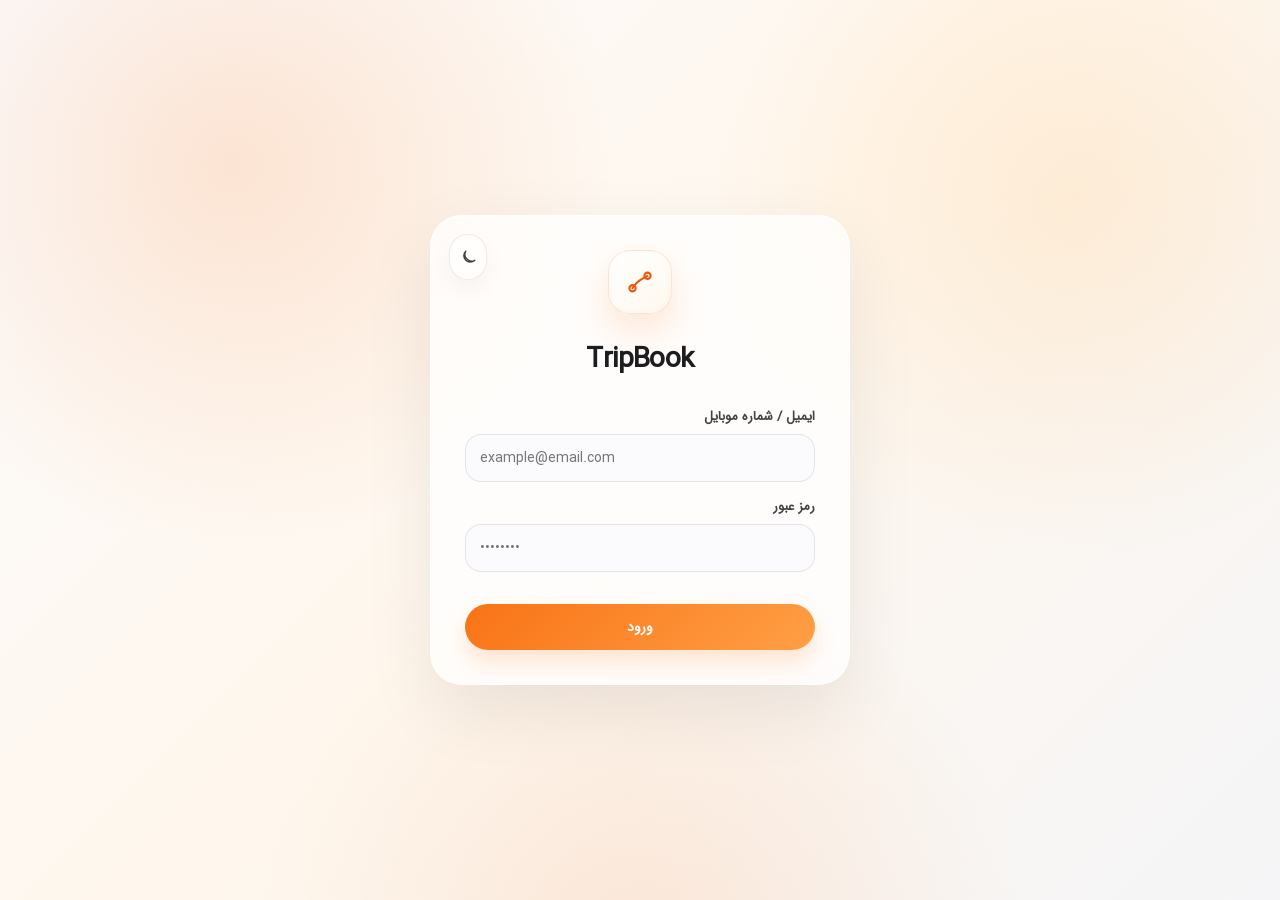
<file: index.html>
<!DOCTYPE html>
<html lang="fa" dir="rtl">
<head>
    <meta charset="UTF-8">
    <meta name="viewport" content="width=device-width, initial-scale=1.0">
    <title>TripBook</title>
    <script>
    (function () {
        var theme = localStorage.getItem("tripbook-theme") || "light";
        var html = document.documentElement;

        function applyTheme() {
            var body = document.body;

            if (theme === "dark") {
                html.classList.add("dark-mode");
                if (body) body.classList.add("dark-mode");
            } else {
                html.classList.remove("dark-mode");
                if (body) body.classList.remove("dark-mode");
            }
        }

        if (document.body) {
            applyTheme();
        } else {
            document.addEventListener("DOMContentLoaded", applyTheme);
        }
    })();
</script>
    <link rel="stylesheet" href="style.css">
</head>
<style>
    input,
select {
    text-align: left;
}
</style>
<body>
    <main class="login-page">
        <section class="login-card">
            <button type="button" class="theme-toggle" data-theme-toggle aria-label="تغییر حالت نمایش"><svg class="ui-icon" viewBox="0 0 24 24" aria-hidden="true"><path d="M20 15.5A8.5 8.5 0 0 1 8.5 4 7 7 0 1 0 20 15.5Z"/></svg></button>
            <div class="login-mark">
                <svg class="ui-icon" viewBox="0 0 24 24" aria-hidden="true">
                    <path d="M6 17c4-7 8-7 12-10"/>
                    <circle cx="6" cy="17" r="2.5"/>
                    <circle cx="18" cy="7" r="2.5"/>
                </svg>
            </div>

            <h1>TripBook</h1>

            <form id="loginForm">
                <div class="form-group">
                    <label>ایمیل / شماره موبایل</label>
                    <input type="text" placeholder="example@email.com" >
                </div>

                <div class="form-group" style="margin-top: 14px; ">
                    <label>رمز عبور</label>
                    <input type="password" placeholder="••••••••">
                </div>

                <button type="submit" class="btn">ورود</button>
            </form>
        </section>
    </main>

    <script src="script.js"></script>
</body>
</html>
</file>
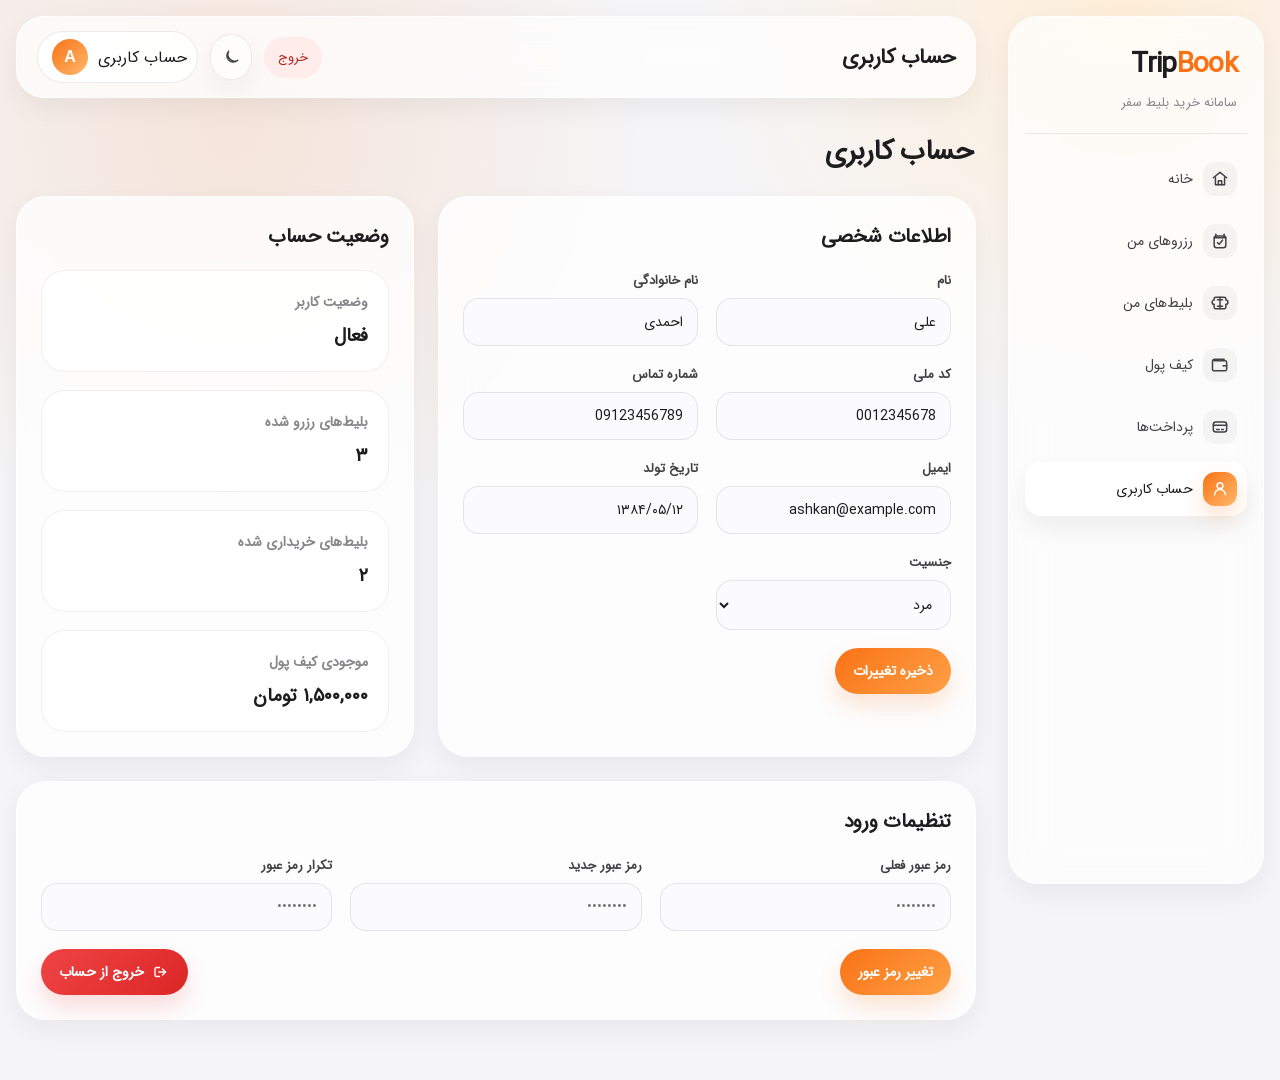
<file: account.html>
<!DOCTYPE html>
<html lang="fa" dir="rtl">
<head>
    <meta charset="UTF-8">
    <meta name="viewport" content="width=device-width, initial-scale=1.0">
    <title>account</title>
    <script>
    (function () {
        var theme = localStorage.getItem("tripbook-theme") || "light";
        var html = document.documentElement;

        function applyTheme() {
            var body = document.body;

            if (theme === "dark") {
                html.classList.add("dark-mode");
                if (body) body.classList.add("dark-mode");
            } else {
                html.classList.remove("dark-mode");
                if (body) body.classList.remove("dark-mode");
            }
        }

        if (document.body) {
            applyTheme();
        } else {
            document.addEventListener("DOMContentLoaded", applyTheme);
        }
    })();
</script>
    <link rel="stylesheet" href="style.css">
</head>
<body>
    <div class="app-container">
        <aside class="sidebar">
            <div class="logo">
                <h2>Trip<span>Book</span></h2>
                <p>سامانه خرید بلیط سفر</p>
            </div>

            <nav class="menu">
                <a href="home.html" class=""><span class="menu-icon"><svg class="ui-icon" viewBox="0 0 24 24" aria-hidden="true"><path d="M4 10.5 12 4l8 6.5"/><path d="M6.5 10v9h11v-9"/><path d="M10 19v-5h4v5"/></svg></span><span>خانه</span></a>
                <a href="reservations.html" class=""><span class="menu-icon"><svg class="ui-icon" viewBox="0 0 24 24" aria-hidden="true"><path d="M7 4v3"/><path d="M17 4v3"/><path d="M5 8h14"/><rect x="5" y="6" width="14" height="14" rx="3"/><path d="m9 14 2 2 4-5"/></svg></span><span>رزروهای من</span></a>
                <a href="tickets.html" class=""><span class="menu-icon"><svg class="ui-icon" viewBox="0 0 24 24" aria-hidden="true"><path d="M5 8.5a2.5 2.5 0 0 0 0 5V17a2 2 0 0 0 2 2h10a2 2 0 0 0 2-2v-3.5a2.5 2.5 0 0 0 0-5V7a2 2 0 0 0-2-2H7a2 2 0 0 0-2 2v1.5Z"/><path d="M9 8h6"/><path d="M9 16h6"/><path d="M12 5v14"/></svg></span><span>بلیط‌های من</span></a>
                <a href="wallet.html" class=""><span class="menu-icon"><svg class="ui-icon" viewBox="0 0 24 24" aria-hidden="true"><path d="M5 7h13a2 2 0 0 1 2 2v8a2 2 0 0 1-2 2H5a2 2 0 0 1-2-2V7.5A2.5 2.5 0 0 1 5.5 5H17"/><path d="M16 13h4"/><path d="M16 13.01v-.01"/></svg></span><span>کیف پول</span></a>
                <a href="payments.html" class=""><span class="menu-icon"><svg class="ui-icon" viewBox="0 0 24 24" aria-hidden="true"><rect x="4" y="6" width="16" height="12" rx="3"/><path d="M4 10h16"/><path d="M8 15h3"/><path d="M14 15h2"/></svg></span><span>پرداخت‌ها</span></a>
                <a href="account.html" class="active"><span class="menu-icon"><svg class="ui-icon" viewBox="0 0 24 24" aria-hidden="true"><circle cx="12" cy="8" r="3.5"/><path d="M5.5 19a6.5 6.5 0 0 1 13 0"/></svg></span><span>حساب کاربری</span></a>
            </nav>
        </aside>

        <main class="main-content">
            <header class="navbar">
                <div class="navbar-title">
                    <h1>حساب کاربری</h1>
                </div>

                <div class="navbar-actions">
                    <a class="logout-link" href="index.html">خروج</a>

                    <button type="button" class="theme-toggle" data-theme-toggle aria-label="تغییر حالت نمایش"><svg class="ui-icon" viewBox="0 0 24 24" aria-hidden="true"><path d="M20 15.5A8.5 8.5 0 0 1 8.5 4 7 7 0 1 0 20 15.5Z"/></svg></button>

                    <a class="account-chip" href="account.html">
                        <span>حساب کاربری</span>
                        <div class="avatar">A</div>
                    </a>
                </div>
            </header>

            <div class="page-content">
                <div class="page-title">
                    <h2>حساب کاربری</h2>
                </div>

                <div class="two-column">
                    <section class="section">
                        <h3>اطلاعات شخصی</h3>

                        <form>
                            <div class="form-grid">
                                <div class="form-group">
                                    <label>نام</label>
                                    <input type="text" value="علی">
                                </div>

                                <div class="form-group">
                                    <label>نام خانوادگی</label>
                                    <input type="text" value="احمدی">
                                </div>

                                <div class="form-group">
                                    <label>کد ملی</label>
                                    <input type="text" value="0012345678">
                                </div>

                                <div class="form-group">
                                    <label>شماره تماس</label>
                                    <input type="text" value="09123456789">
                                </div>

                                <div class="form-group">
                                    <label>ایمیل</label>
                                    <input type="email" value="ashkan@example.com">
                                </div>

                                <div class="form-group">
                                    <label>تاریخ تولد</label>
                                    <input type="text" class="persian-date-input" value="۱۳۸۴/۰۵/۱۲" readonly>
                                </div>

                                <div class="form-group">
                                    <label>جنسیت</label>
                                    <select>
                                        <option>مرد</option>
                                        <option>زن</option>
                                        <option>ترجیح می‌دهم نگویم</option>
                                    </select>
                                </div>
                            </div>

                            <div class="form-actions">
                                <button type="button">ذخیره تغییرات</button>
                            </div>
                        </form>
                    </section>

                    <section class="section">
                        <h3>وضعیت حساب</h3>

                        <div class="info-grid" style="grid-template-columns: 1fr;">
                            <div class="info-card">
                                <h4>وضعیت کاربر</h4>
                                <p>فعال</p>
                            </div>

                            <div class="info-card">
                                <h4>بلیط‌های رزرو شده</h4>
                                <p>۳</p>
                            </div>

                            <div class="info-card">
                                <h4>بلیط‌های خریداری شده</h4>
                                <p>۲</p>
                            </div>

                            <div class="info-card">
                                <h4>موجودی کیف پول</h4>
                                <p>۱,۵۰۰,۰۰۰ تومان</p>
                            </div>
                        </div>
                    </section>
                </div>

                <section class="section">
                    <h3>تنظیمات ورود</h3>

                    <form>
                        <div class="form-grid-3">
                            <div class="form-group">
                                <label>رمز عبور فعلی</label>
                                <input type="password" placeholder="••••••••">
                            </div>

                            <div class="form-group">
                                <label>رمز عبور جدید</label>
                                <input type="password" placeholder="••••••••">
                            </div>

                            <div class="form-group">
                                <label>تکرار رمز عبور</label>
                                <input type="password" placeholder="••••••••">
                            </div>
                        </div>

                        <div class="form-actions">
                            <button type="button">تغییر رمز عبور</button>
                            <a href="index.html" class="btn logout-account">
                                <svg class="ui-icon" viewBox="0 0 24 24" aria-hidden="true">
                                    <path d="M10 6H6a2 2 0 0 0-2 2v8a2 2 0 0 0 2 2h4"/>
                                    <path d="M14 8l4 4-4 4"/>
                                    <path d="M18 12H9"/>
                                </svg>
                                <span>خروج از حساب</span>
                            </a>
                        </div>
                    </form>
                </section>
            </div>
        </main>
    </div>

    <script src="script.js"></script>
</body>
</html>
</file>
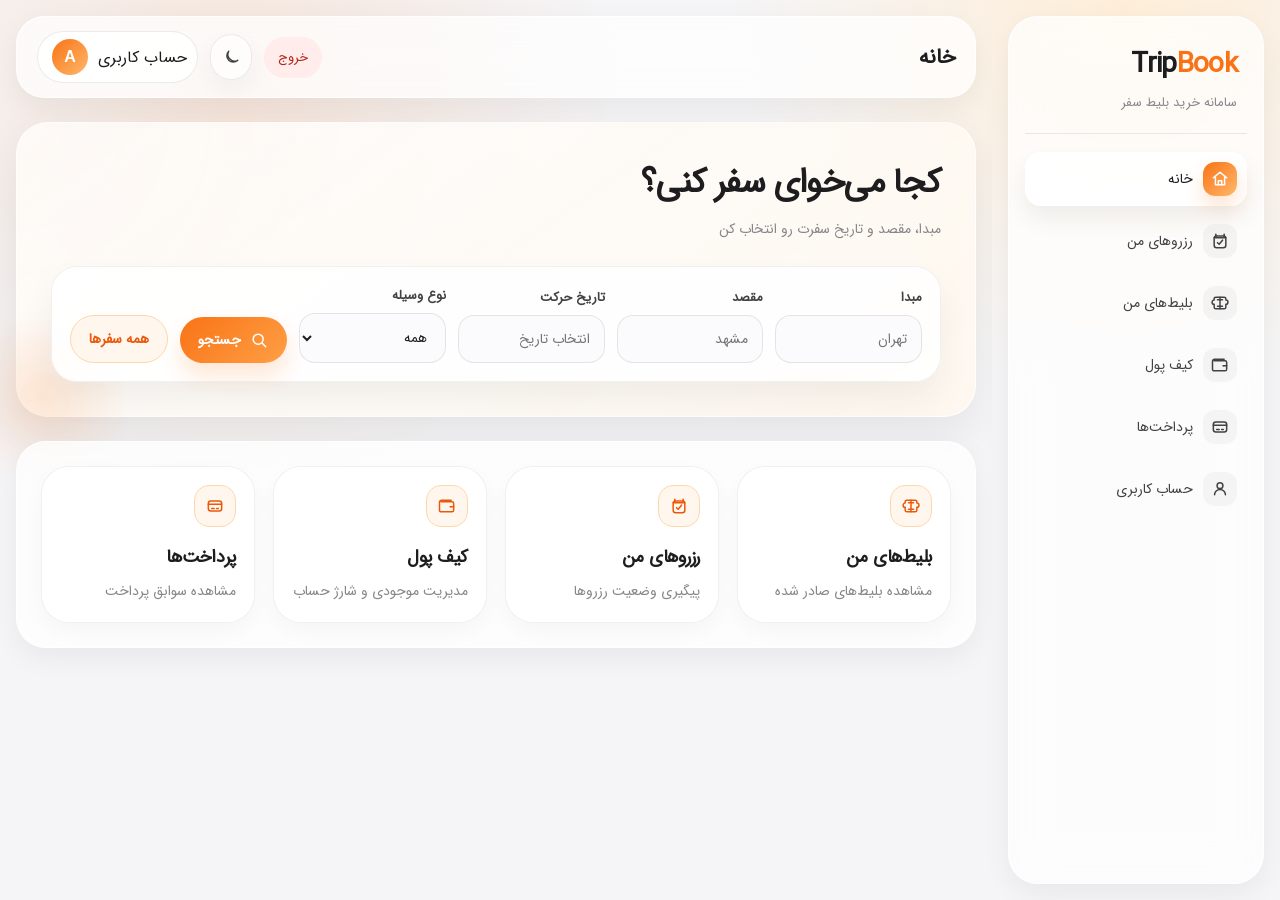
<file: home.html>
<!DOCTYPE html>
<html lang="fa" dir="rtl">
<head>
    <meta charset="UTF-8">
    <meta name="viewport" content="width=device-width, initial-scale=1.0">
    <title>Home</title>
    <script>
    (function () {
        var theme = localStorage.getItem("tripbook-theme") || "light";
        var html = document.documentElement;

        function applyTheme() {
            var body = document.body;

            if (theme === "dark") {
                html.classList.add("dark-mode");
                if (body) body.classList.add("dark-mode");
            } else {
                html.classList.remove("dark-mode");
                if (body) body.classList.remove("dark-mode");
            }
        }

        if (document.body) {
            applyTheme();
        } else {
            document.addEventListener("DOMContentLoaded", applyTheme);
        }
    })();
</script>
    <link rel="stylesheet" href="style.css">
</head>
<body>
    <div class="app-container">
        <aside class="sidebar">
            <div class="logo">
                <h2>Trip<span>Book</span></h2>
                <p>سامانه خرید بلیط سفر</p>
            </div>

            <nav class="menu">
                <a href="home.html" class="active"><span class="menu-icon"><svg class="ui-icon" viewBox="0 0 24 24" aria-hidden="true"><path d="M4 10.5 12 4l8 6.5"/><path d="M6.5 10v9h11v-9"/><path d="M10 19v-5h4v5"/></svg></span><span>خانه</span></a>
                <a href="reservations.html" class=""><span class="menu-icon"><svg class="ui-icon" viewBox="0 0 24 24" aria-hidden="true"><path d="M7 4v3"/><path d="M17 4v3"/><path d="M5 8h14"/><rect x="5" y="6" width="14" height="14" rx="3"/><path d="m9 14 2 2 4-5"/></svg></span><span>رزروهای من</span></a>
                <a href="tickets.html" class=""><span class="menu-icon"><svg class="ui-icon" viewBox="0 0 24 24" aria-hidden="true"><path d="M5 8.5a2.5 2.5 0 0 0 0 5V17a2 2 0 0 0 2 2h10a2 2 0 0 0 2-2v-3.5a2.5 2.5 0 0 0 0-5V7a2 2 0 0 0-2-2H7a2 2 0 0 0-2 2v1.5Z"/><path d="M9 8h6"/><path d="M9 16h6"/><path d="M12 5v14"/></svg></span><span>بلیط‌های من</span></a>
                <a href="wallet.html" class=""><span class="menu-icon"><svg class="ui-icon" viewBox="0 0 24 24" aria-hidden="true"><path d="M5 7h13a2 2 0 0 1 2 2v8a2 2 0 0 1-2 2H5a2 2 0 0 1-2-2V7.5A2.5 2.5 0 0 1 5.5 5H17"/><path d="M16 13h4"/><path d="M16 13.01v-.01"/></svg></span><span>کیف پول</span></a>
                <a href="payments.html" class=""><span class="menu-icon"><svg class="ui-icon" viewBox="0 0 24 24" aria-hidden="true"><rect x="4" y="6" width="16" height="12" rx="3"/><path d="M4 10h16"/><path d="M8 15h3"/><path d="M14 15h2"/></svg></span><span>پرداخت‌ها</span></a>
                <a href="account.html" class=""><span class="menu-icon"><svg class="ui-icon" viewBox="0 0 24 24" aria-hidden="true"><circle cx="12" cy="8" r="3.5"/><path d="M5.5 19a6.5 6.5 0 0 1 13 0"/></svg></span><span>حساب کاربری</span></a>
            </nav>
        </aside>

        <main class="main-content">
            <header class="navbar">
                <div class="navbar-title">
                    <h1>خانه</h1>
                </div>

                <div class="navbar-actions">
                    <a class="logout-link" href="index.html">خروج</a>

                    <button type="button" class="theme-toggle" data-theme-toggle aria-label="تغییر حالت نمایش"><svg class="ui-icon" viewBox="0 0 24 24" aria-hidden="true"><path d="M20 15.5A8.5 8.5 0 0 1 8.5 4 7 7 0 1 0 20 15.5Z"/></svg></button>

                    <a class="account-chip" href="account.html">
                        <span>حساب کاربری</span>
                        <div class="avatar">A</div>
                    </a>
                </div>
            </header>

            <div class="page-content">
                <section class="hero-search">
                    <h2>کجا می‌خوای سفر کنی؟</h2>
                    <div class="hero-subtitle">مبدا، مقصد و تاریخ سفرت رو انتخاب کن</div>

                    <div class="search-box">
                        <form>
                            <div class="search-form">
                                <div class="form-group">
                                    <label>مبدا</label>
                                    <input id="originInput" type="text" placeholder="تهران">
                                </div>

                                <div class="form-group">
                                    <label>مقصد</label>
                                    <input id="destinationInput" type="text" placeholder="مشهد">
                                </div>

                                <div class="form-group">
                                    <label>تاریخ حرکت</label>
                                    <input type="text" class="persian-date-input" placeholder="انتخاب تاریخ" readonly>
                                </div>

                                <div class="form-group">
                                    <label>نوع وسیله</label>
                                    <select id="vehicleTypeInput">
                                        <option>همه</option>
                                        <option>اتوبوس</option>
                                        <option>قطار</option>
                                        <option>هواپیما</option>
                                    </select>
                                </div>

                                <button type="button" id="searchBtn"><svg class="ui-icon" viewBox="0 0 24 24" aria-hidden="true"><circle cx="11" cy="11" r="6"/><path d="m16 16 4 4"/></svg> جستجو</button>
                                <button type="button" id="showAllTripsBtn" class="btn-secondary">همه سفرها</button>
                            </div>
                        </form>
                    </div>
                </section>

                <section id="searchResults" class="section" style="display: none; margin-top: 24px;">
                    <h3 id="resultTitle">نتایج جستجو</h3>
                    <div id="resultList" class="trip-list"></div>
                </section>

                <section class="section" style="margin-top: 24px;">
                    <div class="quick-grid">
                        <a href="tickets.html" class="quick-card">
                            <div>
                                <span class="quick-icon"><svg class="ui-icon" viewBox="0 0 24 24" aria-hidden="true"><path d="M5 8.5a2.5 2.5 0 0 0 0 5V17a2 2 0 0 0 2 2h10a2 2 0 0 0 2-2v-3.5a2.5 2.5 0 0 0 0-5V7a2 2 0 0 0-2-2H7a2 2 0 0 0-2 2v1.5Z"/><path d="M9 8h6"/><path d="M9 16h6"/><path d="M12 5v14"/></svg></span>
                                <h3>بلیط‌های من</h3>
                                <p>مشاهده بلیط‌های صادر شده</p>
                            </div>
                        </a>

                        <a href="reservations.html" class="quick-card">
                            <div>
                                <span class="quick-icon"><svg class="ui-icon" viewBox="0 0 24 24" aria-hidden="true"><path d="M7 4v3"/><path d="M17 4v3"/><path d="M5 8h14"/><rect x="5" y="6" width="14" height="14" rx="3"/><path d="m9 14 2 2 4-5"/></svg></span>
                                <h3>رزروهای من</h3>
                                <p>پیگیری وضعیت رزروها</p>
                            </div>
                        </a>

                        <a href="wallet.html" class="quick-card">
                            <div>
                                <span class="quick-icon"><svg class="ui-icon" viewBox="0 0 24 24" aria-hidden="true"><path d="M5 7h13a2 2 0 0 1 2 2v8a2 2 0 0 1-2 2H5a2 2 0 0 1-2-2V7.5A2.5 2.5 0 0 1 5.5 5H17"/><path d="M16 13h4"/><path d="M16 13.01v-.01"/></svg></span>
                                <h3>کیف پول</h3>
                                <p>مدیریت موجودی و شارژ حساب</p>
                            </div>
                        </a>

                        <a href="payments.html" class="quick-card">
                            <div>
                                <span class="quick-icon"><svg class="ui-icon" viewBox="0 0 24 24" aria-hidden="true"><rect x="4" y="6" width="16" height="12" rx="3"/><path d="M4 10h16"/><path d="M8 15h3"/><path d="M14 15h2"/></svg></span>
                                <h3>پرداخت‌ها</h3>
                                <p>مشاهده سوابق پرداخت</p>
                            </div>
                        </a>
                    </div>
                </section>
            </div>
        </main>
    </div>

    <script src="script.js"></script>
</body>
</html>
</file>
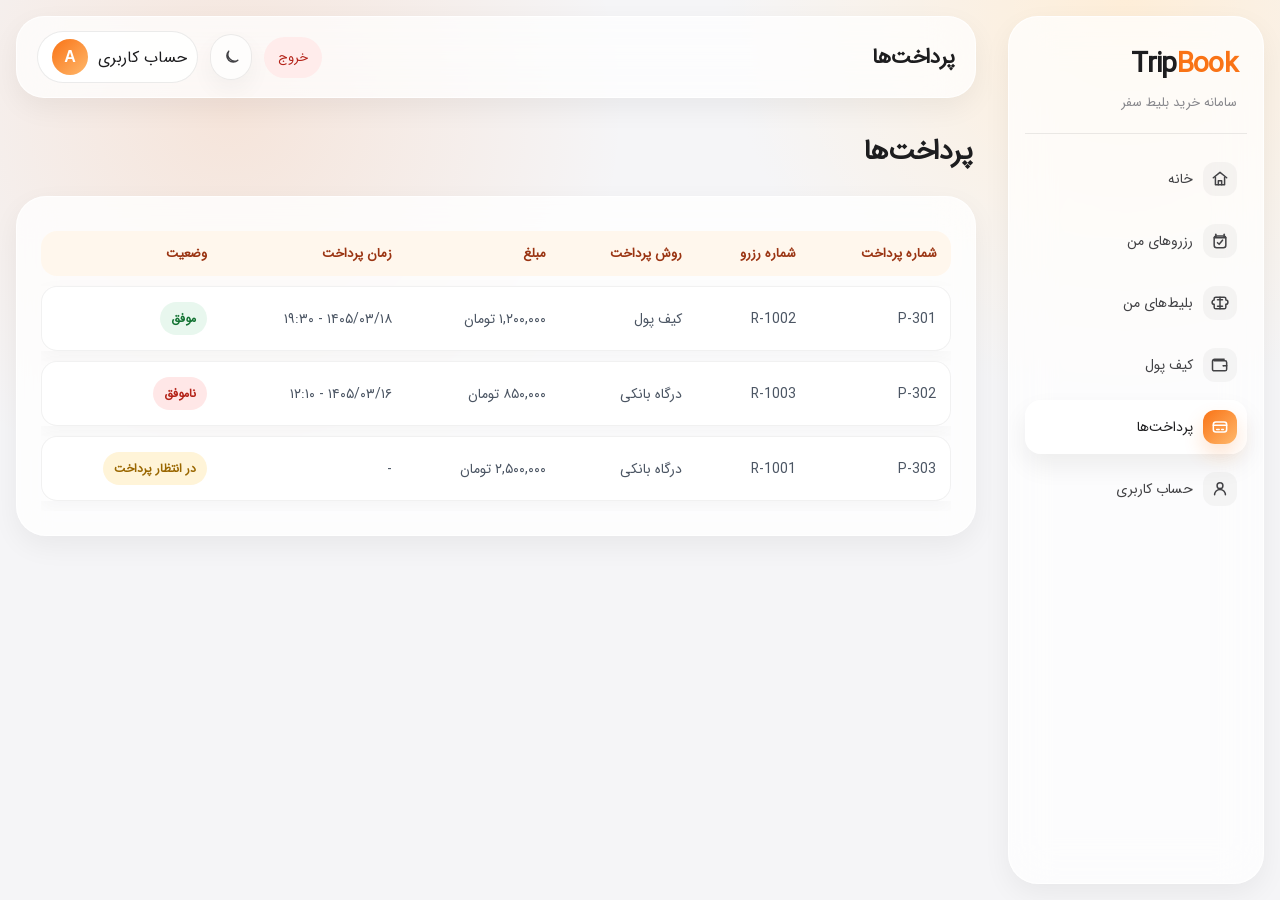
<file: payments.html>
<!DOCTYPE html>
<html lang="fa" dir="rtl">
<head>
    <meta charset="UTF-8">
    <meta name="viewport" content="width=device-width, initial-scale=1.0">
    <title>Payments</title>
    <script>
    (function () {
        var theme = localStorage.getItem("tripbook-theme") || "light";
        var html = document.documentElement;

        function applyTheme() {
            var body = document.body;

            if (theme === "dark") {
                html.classList.add("dark-mode");
                if (body) body.classList.add("dark-mode");
            } else {
                html.classList.remove("dark-mode");
                if (body) body.classList.remove("dark-mode");
            }
        }

        if (document.body) {
            applyTheme();
        } else {
            document.addEventListener("DOMContentLoaded", applyTheme);
        }
    })();
</script>
    <link rel="stylesheet" href="style.css">
</head>
<body>
    <div class="app-container">
        <aside class="sidebar">
            <div class="logo">
                <h2>Trip<span>Book</span></h2>
                <p>سامانه خرید بلیط سفر</p>
            </div>

            <nav class="menu">
                <a href="home.html" class=""><span class="menu-icon"><svg class="ui-icon" viewBox="0 0 24 24" aria-hidden="true"><path d="M4 10.5 12 4l8 6.5"/><path d="M6.5 10v9h11v-9"/><path d="M10 19v-5h4v5"/></svg></span><span>خانه</span></a>
                <a href="reservations.html" class=""><span class="menu-icon"><svg class="ui-icon" viewBox="0 0 24 24" aria-hidden="true"><path d="M7 4v3"/><path d="M17 4v3"/><path d="M5 8h14"/><rect x="5" y="6" width="14" height="14" rx="3"/><path d="m9 14 2 2 4-5"/></svg></span><span>رزروهای من</span></a>
                <a href="tickets.html" class=""><span class="menu-icon"><svg class="ui-icon" viewBox="0 0 24 24" aria-hidden="true"><path d="M5 8.5a2.5 2.5 0 0 0 0 5V17a2 2 0 0 0 2 2h10a2 2 0 0 0 2-2v-3.5a2.5 2.5 0 0 0 0-5V7a2 2 0 0 0-2-2H7a2 2 0 0 0-2 2v1.5Z"/><path d="M9 8h6"/><path d="M9 16h6"/><path d="M12 5v14"/></svg></span><span>بلیط‌های من</span></a>
                <a href="wallet.html" class=""><span class="menu-icon"><svg class="ui-icon" viewBox="0 0 24 24" aria-hidden="true"><path d="M5 7h13a2 2 0 0 1 2 2v8a2 2 0 0 1-2 2H5a2 2 0 0 1-2-2V7.5A2.5 2.5 0 0 1 5.5 5H17"/><path d="M16 13h4"/><path d="M16 13.01v-.01"/></svg></span><span>کیف پول</span></a>
                <a href="payments.html" class="active"><span class="menu-icon"><svg class="ui-icon" viewBox="0 0 24 24" aria-hidden="true"><rect x="4" y="6" width="16" height="12" rx="3"/><path d="M4 10h16"/><path d="M8 15h3"/><path d="M14 15h2"/></svg></span><span>پرداخت‌ها</span></a>
                <a href="account.html" class=""><span class="menu-icon"><svg class="ui-icon" viewBox="0 0 24 24" aria-hidden="true"><circle cx="12" cy="8" r="3.5"/><path d="M5.5 19a6.5 6.5 0 0 1 13 0"/></svg></span><span>حساب کاربری</span></a>
            </nav>
        </aside>

        <main class="main-content">
            <header class="navbar">
                <div class="navbar-title">
                    <h1>پرداخت‌ها</h1>
                </div>

                <div class="navbar-actions">
                    <a class="logout-link" href="index.html">خروج</a>

                    <button type="button" class="theme-toggle" data-theme-toggle aria-label="تغییر حالت نمایش"><svg class="ui-icon" viewBox="0 0 24 24" aria-hidden="true"><path d="M20 15.5A8.5 8.5 0 0 1 8.5 4 7 7 0 1 0 20 15.5Z"/></svg></button>

                    <a class="account-chip" href="account.html">
                        <span>حساب کاربری</span>
                        <div class="avatar">A</div>
                    </a>
                </div>
            </header>

            <div class="page-content">
                <div class="page-title">
                    <h2>پرداخت‌ها</h2>
                </div>

                <section class="section">
                    <div class="table-wrapper">
                        <table>
                            <thead>
                                <tr>
                                    <th>شماره پرداخت</th>
                                    <th>شماره رزرو</th>
                                    <th>روش پرداخت</th>
                                    <th>مبلغ</th>
                                    <th>زمان پرداخت</th>
                                    <th>وضعیت</th>
                                </tr>
                            </thead>

                            <tbody>
                                <tr>
                                    <td>P-301</td>
                                    <td>R-1002</td>
                                    <td>کیف پول</td>
                                    <td>۱,۲۰۰,۰۰۰ تومان</td>
                                    <td>۱۴۰۵/۰۳/۱۸ - ۱۹:۳۰</td>
                                    <td><span class="badge success">موفق</span></td>
                                </tr>

                                <tr>
                                    <td>P-302</td>
                                    <td>R-1003</td>
                                    <td>درگاه بانکی</td>
                                    <td>۸۵۰,۰۰۰ تومان</td>
                                    <td>۱۴۰۵/۰۳/۱۶ - ۱۲:۱۰</td>
                                    <td><span class="badge failed">ناموفق</span></td>
                                </tr>

                                <tr>
                                    <td>P-303</td>
                                    <td>R-1001</td>
                                    <td>درگاه بانکی</td>
                                    <td>۲,۵۰۰,۰۰۰ تومان</td>
                                    <td>-</td>
                                    <td><span class="badge pending">در انتظار پرداخت</span></td>
                                </tr>
                            </tbody>
                        </table>
                    </div>
                </section>
            </div>
        </main>
    </div>

    <script src="script.js"></script>
</body>
</html>
</file>
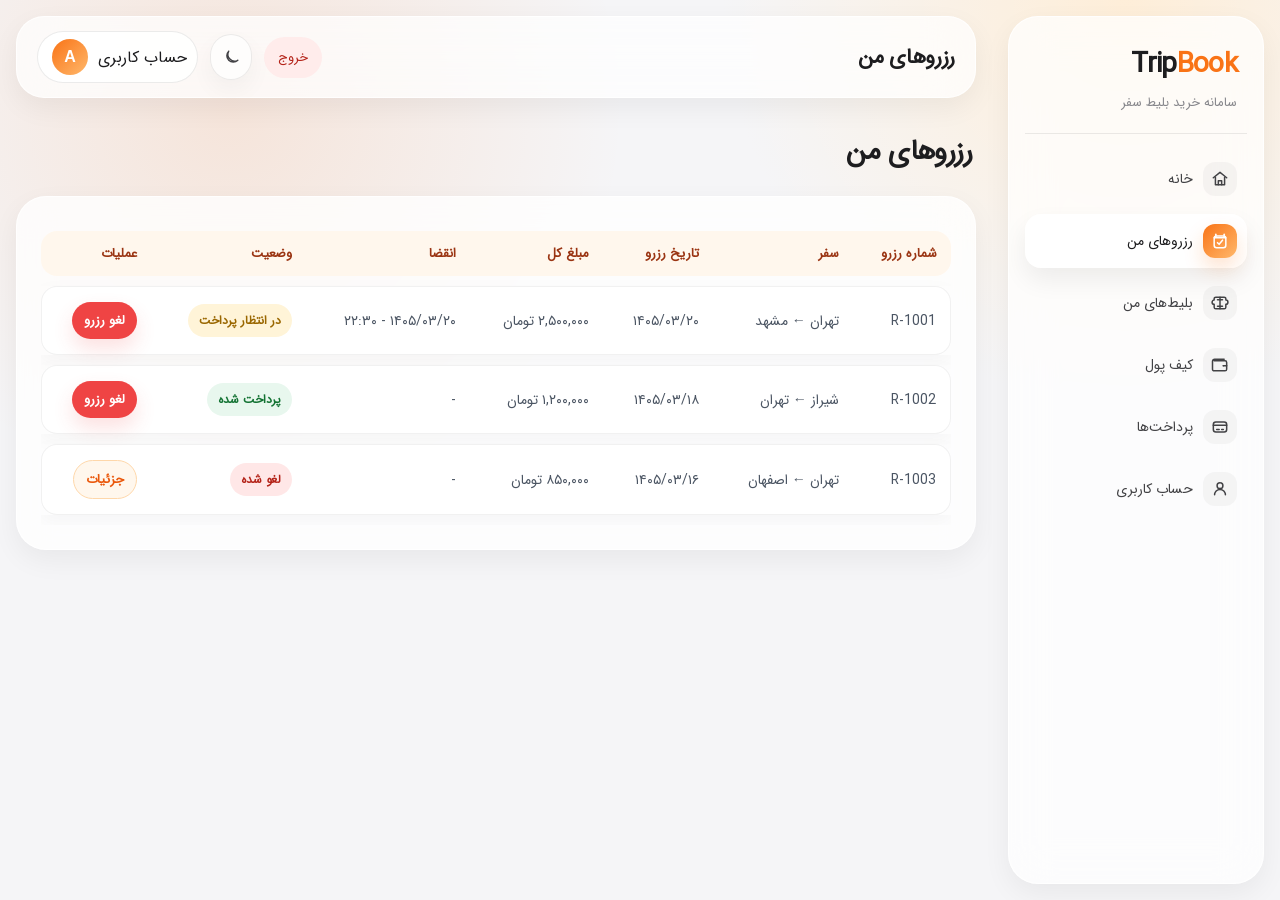
<file: reservations.html>
<!DOCTYPE html>
<html lang="fa" dir="rtl">
<head>
    <meta charset="UTF-8">
    <meta name="viewport" content="width=device-width, initial-scale=1.0">
    <title>My Reservations</title>
    <script>
    (function () {
        var theme = localStorage.getItem("tripbook-theme") || "light";
        var html = document.documentElement;

        function applyTheme() {
            var body = document.body;

            if (theme === "dark") {
                html.classList.add("dark-mode");
                if (body) body.classList.add("dark-mode");
            } else {
                html.classList.remove("dark-mode");
                if (body) body.classList.remove("dark-mode");
            }
        }

        if (document.body) {
            applyTheme();
        } else {
            document.addEventListener("DOMContentLoaded", applyTheme);
        }
    })();
</script>
    <link rel="stylesheet" href="style.css">
</head>
<body>
    <div class="app-container">
        <aside class="sidebar">
            <div class="logo">
                <h2>Trip<span>Book</span></h2>
                <p>سامانه خرید بلیط سفر</p>
            </div>

            <nav class="menu">
                <a href="home.html" class=""><span class="menu-icon"><svg class="ui-icon" viewBox="0 0 24 24" aria-hidden="true"><path d="M4 10.5 12 4l8 6.5"/><path d="M6.5 10v9h11v-9"/><path d="M10 19v-5h4v5"/></svg></span><span>خانه</span></a>
                <a href="reservations.html" class="active"><span class="menu-icon"><svg class="ui-icon" viewBox="0 0 24 24" aria-hidden="true"><path d="M7 4v3"/><path d="M17 4v3"/><path d="M5 8h14"/><rect x="5" y="6" width="14" height="14" rx="3"/><path d="m9 14 2 2 4-5"/></svg></span><span>رزروهای من</span></a>
                <a href="tickets.html" class=""><span class="menu-icon"><svg class="ui-icon" viewBox="0 0 24 24" aria-hidden="true"><path d="M5 8.5a2.5 2.5 0 0 0 0 5V17a2 2 0 0 0 2 2h10a2 2 0 0 0 2-2v-3.5a2.5 2.5 0 0 0 0-5V7a2 2 0 0 0-2-2H7a2 2 0 0 0-2 2v1.5Z"/><path d="M9 8h6"/><path d="M9 16h6"/><path d="M12 5v14"/></svg></span><span>بلیط‌های من</span></a>
                <a href="wallet.html" class=""><span class="menu-icon"><svg class="ui-icon" viewBox="0 0 24 24" aria-hidden="true"><path d="M5 7h13a2 2 0 0 1 2 2v8a2 2 0 0 1-2 2H5a2 2 0 0 1-2-2V7.5A2.5 2.5 0 0 1 5.5 5H17"/><path d="M16 13h4"/><path d="M16 13.01v-.01"/></svg></span><span>کیف پول</span></a>
                <a href="payments.html" class=""><span class="menu-icon"><svg class="ui-icon" viewBox="0 0 24 24" aria-hidden="true"><rect x="4" y="6" width="16" height="12" rx="3"/><path d="M4 10h16"/><path d="M8 15h3"/><path d="M14 15h2"/></svg></span><span>پرداخت‌ها</span></a>
                <a href="account.html" class=""><span class="menu-icon"><svg class="ui-icon" viewBox="0 0 24 24" aria-hidden="true"><circle cx="12" cy="8" r="3.5"/><path d="M5.5 19a6.5 6.5 0 0 1 13 0"/></svg></span><span>حساب کاربری</span></a>
            </nav>
        </aside>

        <main class="main-content">
            <header class="navbar">
                <div class="navbar-title">
                    <h1>رزروهای من</h1>
                </div>

                <div class="navbar-actions">
                    <a class="logout-link" href="index.html">خروج</a>

                    <button type="button" class="theme-toggle" data-theme-toggle aria-label="تغییر حالت نمایش"><svg class="ui-icon" viewBox="0 0 24 24" aria-hidden="true"><path d="M20 15.5A8.5 8.5 0 0 1 8.5 4 7 7 0 1 0 20 15.5Z"/></svg></button>

                    <a class="account-chip" href="account.html">
                        <span>حساب کاربری</span>
                        <div class="avatar">A</div>
                    </a>
                </div>
            </header>

            <div class="page-content">
                <div class="page-title">
                    <h2>رزروهای من</h2>
                </div>

                <section class="section">
                    <div class="table-wrapper">
                        <table>
                            <thead>
                                <tr>
                                    <th>شماره رزرو</th>
                                    <th>سفر</th>
                                    <th>تاریخ رزرو</th>
                                    <th>مبلغ کل</th>
                                    <th>انقضا</th>
                                    <th>وضعیت</th>
                                    <th>عملیات</th>
                                </tr>
                            </thead>

                            <tbody>
                                <tr>
                                    <td>R-1001</td>
                                    <td>تهران ← مشهد</td>
                                    <td>۱۴۰۵/۰۳/۲۰</td>
                                    <td>۲,۵۰۰,۰۰۰ تومان</td>
                                    <td>۱۴۰۵/۰۳/۲۰ - ۲۲:۳۰</td>
                                    <td><span class="badge pending">در انتظار پرداخت</span></td>
                                    <td><button type="button" class="btn-small btn-danger">لغو رزرو</button></td>
                                </tr>

                                <tr>
                                    <td>R-1002</td>
                                    <td>شیراز ← تهران</td>
                                    <td>۱۴۰۵/۰۳/۱۸</td>
                                    <td>۱,۲۰۰,۰۰۰ تومان</td>
                                    <td>-</td>
                                    <td><span class="badge success">پرداخت شده</span></td>
                                    <td><button type="button" class="btn-small btn-danger">لغو رزرو</button></td>
                                </tr>

                                <tr>
                                    <td>R-1003</td>
                                    <td>تهران ← اصفهان</td>
                                    <td>۱۴۰۵/۰۳/۱۶</td>
                                    <td>۸۵۰,۰۰۰ تومان</td>
                                    <td>-</td>
                                    <td><span class="badge cancelled">لغو شده</span></td>
                                    <td><button type="button" class="btn-small btn-secondary">جزئیات</button></td>
                                </tr>
                            </tbody>
                        </table>
                    </div>
                </section>
            </div>
        </main>
    </div>

    <script src="script.js"></script>
</body>
</html>
</file>
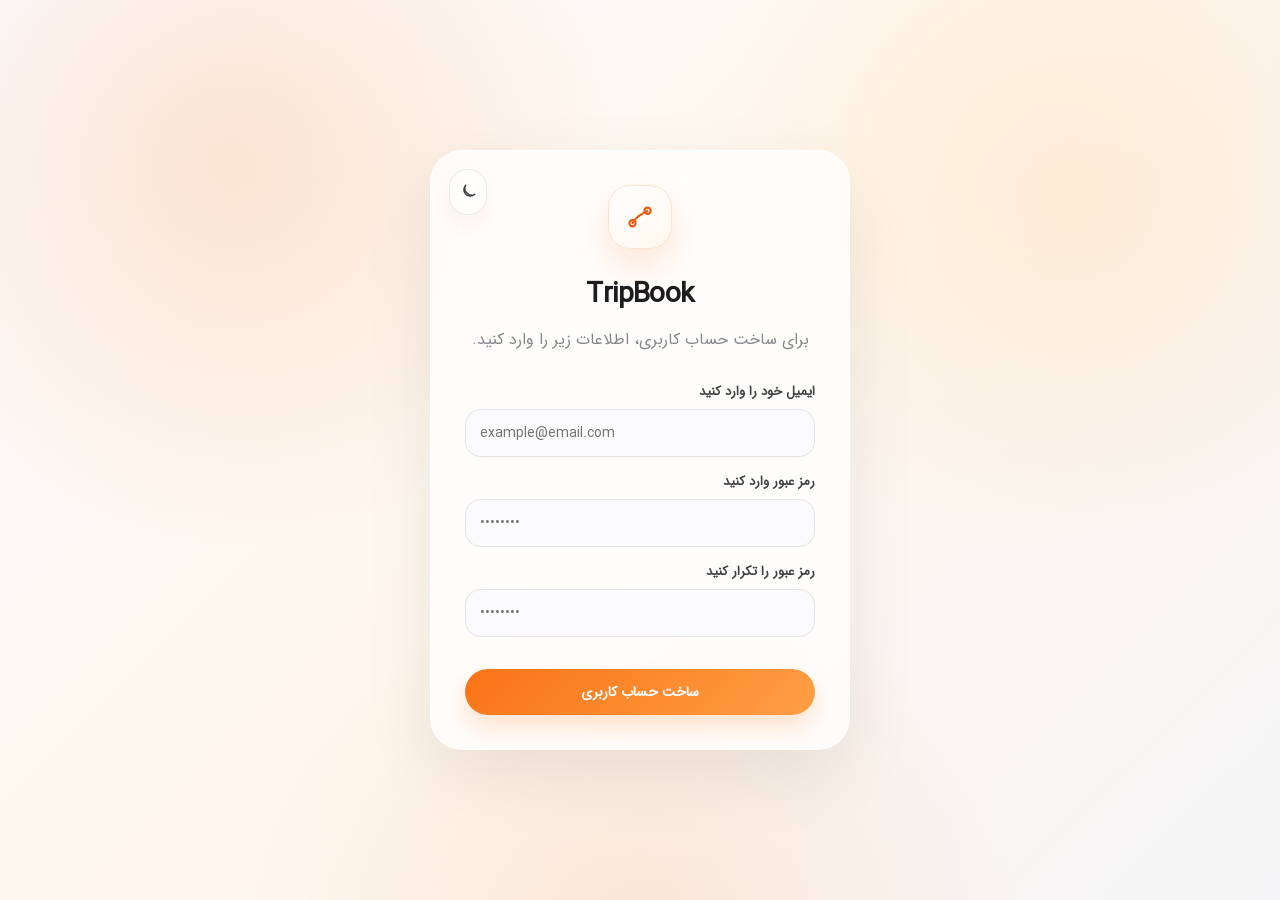
<file: signin.html>
<!DOCTYPE html>
<html lang="fa" dir="rtl">
<head>
    <meta charset="UTF-8">
    <meta name="viewport" content="width=device-width, initial-scale=1.0">
    <title>Sign In</title>
    <script>
    (function () {
        var theme = localStorage.getItem("tripbook-theme") || "light";
        var html = document.documentElement;

        function applyTheme() {
            var body = document.body;

            if (theme === "dark") {
                html.classList.add("dark-mode");
                if (body) body.classList.add("dark-mode");
            } else {
                html.classList.remove("dark-mode");
                if (body) body.classList.remove("dark-mode");
            }
        }

        if (document.body) {
            applyTheme();
        } else {
            document.addEventListener("DOMContentLoaded", applyTheme);
        }
    })();
</script>
    <link rel="stylesheet" href="style.css">
</head>
<body>
    <main class="login-page">
        <section class="login-card">
            <button type="button" class="theme-toggle" data-theme-toggle aria-label="تغییر حالت نمایش"><svg class="ui-icon" viewBox="0 0 24 24" aria-hidden="true"><path d="M20 15.5A8.5 8.5 0 0 1 8.5 4 7 7 0 1 0 20 15.5Z"/></svg></button>
            <div class="login-mark">
                <svg class="ui-icon" viewBox="0 0 24 24" aria-hidden="true">
                    <path d="M6 17c4-7 8-7 12-10"/>
                    <circle cx="6" cy="17" r="2.5"/>
                    <circle cx="18" cy="7" r="2.5"/>
                </svg>
            </div>

            <h1>TripBook</h1>
            <p class="signup-text">برای ساخت حساب کاربری، اطلاعات زیر را وارد کنید.</p>

            <form action="home.html" method="get">
                <div class="form-group">
                    <label>ایمیل خود را وارد کنید</label>
                    <input class="ltr-input" type="text" placeholder="example@email.com" >
                </div>

                <div class="form-group" style="margin-top: 14px;">
                    <label>رمز عبور وارد کنید</label>
                    <input class="ltr-input" type="password" placeholder="••••••••" >
                </div>

                <div class="form-group" style="margin-top: 14px;">
                    <label>رمز عبور را تکرار کنید</label>
                    <input class="ltr-input" type="password" placeholder="••••••••" >
                </div>

                <button type="submit" class="btn">ساخت حساب کاربری</button>
            </form>
        </section>
    </main>

    <script src="script.js"></script>
</body>
</html>
</file>
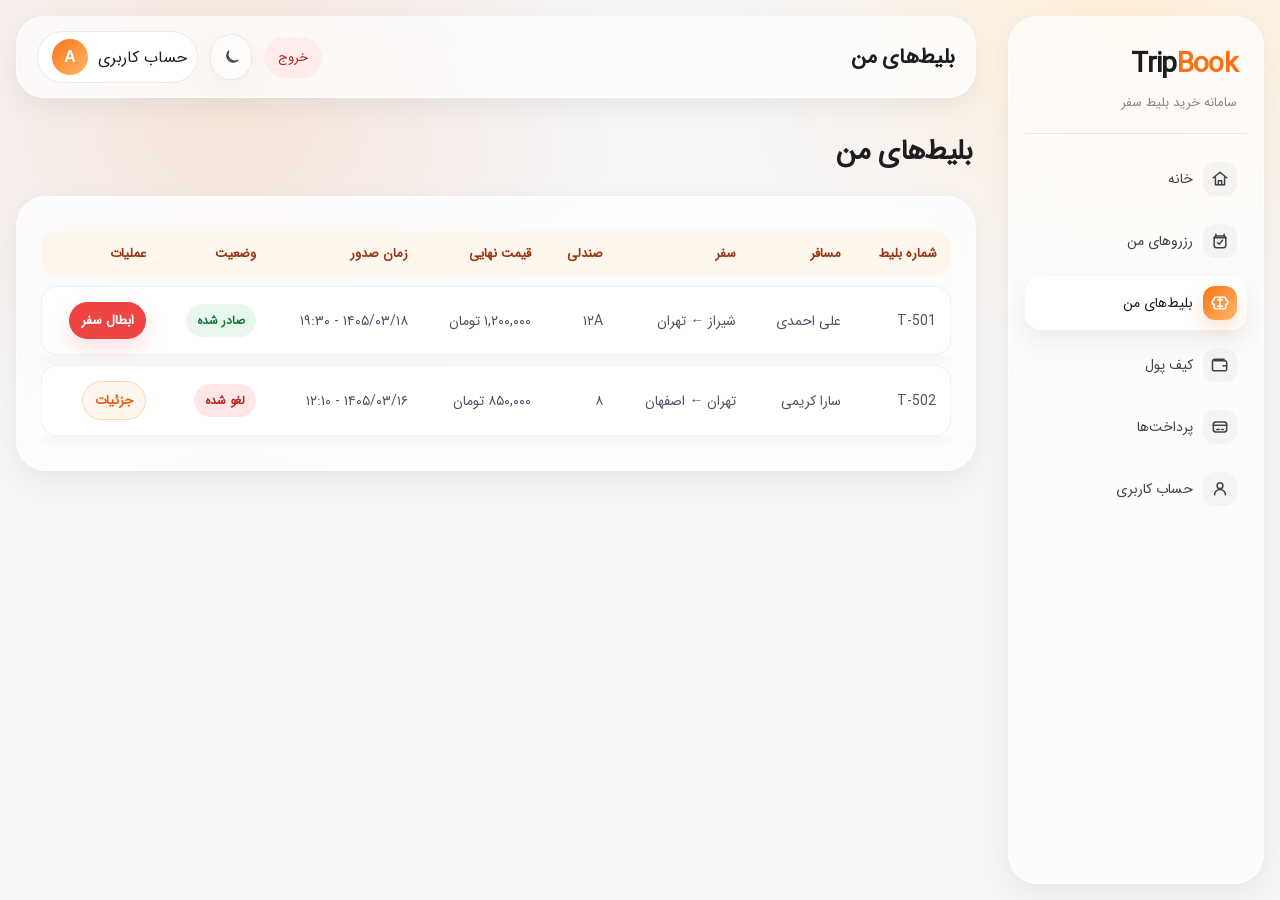
<file: tickets.html>
<!DOCTYPE html>
<html lang="fa" dir="rtl">
<head>
    <meta charset="UTF-8">
    <meta name="viewport" content="width=device-width, initial-scale=1.0">
    <title>My Tickets</title>
    <script>
    (function () {
        var theme = localStorage.getItem("tripbook-theme") || "light";
        var html = document.documentElement;

        function applyTheme() {
            var body = document.body;

            if (theme === "dark") {
                html.classList.add("dark-mode");
                if (body) body.classList.add("dark-mode");
            } else {
                html.classList.remove("dark-mode");
                if (body) body.classList.remove("dark-mode");
            }
        }

        if (document.body) {
            applyTheme();
        } else {
            document.addEventListener("DOMContentLoaded", applyTheme);
        }
    })();
</script>
    <link rel="stylesheet" href="style.css">
</head>
<body>
    <div class="app-container">
        <aside class="sidebar">
            <div class="logo">
                <h2>Trip<span>Book</span></h2>
                <p>سامانه خرید بلیط سفر</p>
            </div>

            <nav class="menu">
                <a href="home.html" class=""><span class="menu-icon"><svg class="ui-icon" viewBox="0 0 24 24" aria-hidden="true"><path d="M4 10.5 12 4l8 6.5"/><path d="M6.5 10v9h11v-9"/><path d="M10 19v-5h4v5"/></svg></span><span>خانه</span></a>
                <a href="reservations.html" class=""><span class="menu-icon"><svg class="ui-icon" viewBox="0 0 24 24" aria-hidden="true"><path d="M7 4v3"/><path d="M17 4v3"/><path d="M5 8h14"/><rect x="5" y="6" width="14" height="14" rx="3"/><path d="m9 14 2 2 4-5"/></svg></span><span>رزروهای من</span></a>
                <a href="tickets.html" class="active"><span class="menu-icon"><svg class="ui-icon" viewBox="0 0 24 24" aria-hidden="true"><path d="M5 8.5a2.5 2.5 0 0 0 0 5V17a2 2 0 0 0 2 2h10a2 2 0 0 0 2-2v-3.5a2.5 2.5 0 0 0 0-5V7a2 2 0 0 0-2-2H7a2 2 0 0 0-2 2v1.5Z"/><path d="M9 8h6"/><path d="M9 16h6"/><path d="M12 5v14"/></svg></span><span>بلیط‌های من</span></a>
                <a href="wallet.html" class=""><span class="menu-icon"><svg class="ui-icon" viewBox="0 0 24 24" aria-hidden="true"><path d="M5 7h13a2 2 0 0 1 2 2v8a2 2 0 0 1-2 2H5a2 2 0 0 1-2-2V7.5A2.5 2.5 0 0 1 5.5 5H17"/><path d="M16 13h4"/><path d="M16 13.01v-.01"/></svg></span><span>کیف پول</span></a>
                <a href="payments.html" class=""><span class="menu-icon"><svg class="ui-icon" viewBox="0 0 24 24" aria-hidden="true"><rect x="4" y="6" width="16" height="12" rx="3"/><path d="M4 10h16"/><path d="M8 15h3"/><path d="M14 15h2"/></svg></span><span>پرداخت‌ها</span></a>
                <a href="account.html" class=""><span class="menu-icon"><svg class="ui-icon" viewBox="0 0 24 24" aria-hidden="true"><circle cx="12" cy="8" r="3.5"/><path d="M5.5 19a6.5 6.5 0 0 1 13 0"/></svg></span><span>حساب کاربری</span></a>
            </nav>
        </aside>

        <main class="main-content">
            <header class="navbar">
                <div class="navbar-title">
                    <h1>بلیط‌های من</h1>
                </div>

                <div class="navbar-actions">
                    <a class="logout-link" href="index.html">خروج</a>

                    <button type="button" class="theme-toggle" data-theme-toggle aria-label="تغییر حالت نمایش"><svg class="ui-icon" viewBox="0 0 24 24" aria-hidden="true"><path d="M20 15.5A8.5 8.5 0 0 1 8.5 4 7 7 0 1 0 20 15.5Z"/></svg></button>

                    <a class="account-chip" href="account.html">
                        <span>حساب کاربری</span>
                        <div class="avatar">A</div>
                    </a>
                </div>
            </header>

            <div class="page-content">
                <div class="page-title">
                    <h2>بلیط‌های من</h2>
                </div>

                <section class="section">
                    <div class="table-wrapper">
                        <table>
                            <thead>
                                <tr>
                                    <th>شماره بلیط</th>
                                    <th>مسافر</th>
                                    <th>سفر</th>
                                    <th>صندلی</th>
                                    <th>قیمت نهایی</th>
                                    <th>زمان صدور</th>
                                    <th>وضعیت</th>
                                    <th>عملیات</th>
                                </tr>
                            </thead>

                            <tbody>
                                <tr>
                                    <td>T-501</td>
                                    <td>علی احمدی</td>
                                    <td>شیراز ← تهران</td>
                                    <td>۱۲A</td>
                                    <td>۱,۲۰۰,۰۰۰ تومان</td>
                                    <td>۱۴۰۵/۰۳/۱۸ - ۱۹:۳۰</td>
                                    <td><span class="badge success">صادر شده</span></td>
                                    <td><button type="button" class="btn-small btn-danger">ابطال سفر</button></td>
                                </tr>

                                <tr>
                                    <td>T-502</td>
                                    <td>سارا کریمی</td>
                                    <td>تهران ← اصفهان</td>
                                    <td>۸</td>
                                    <td>۸۵۰,۰۰۰ تومان</td>
                                    <td>۱۴۰۵/۰۳/۱۶ - ۱۲:۱۰</td>
                                    <td><span class="badge cancelled">لغو شده</span></td>
                                    <td><button type="button" class="btn-small btn-secondary">جزئیات</button></td>
                                </tr>
                            </tbody>
                        </table>
                    </div>
                </section>
            </div>
        </main>
    </div>

    <script src="script.js"></script>
</body>
</html>
</file>
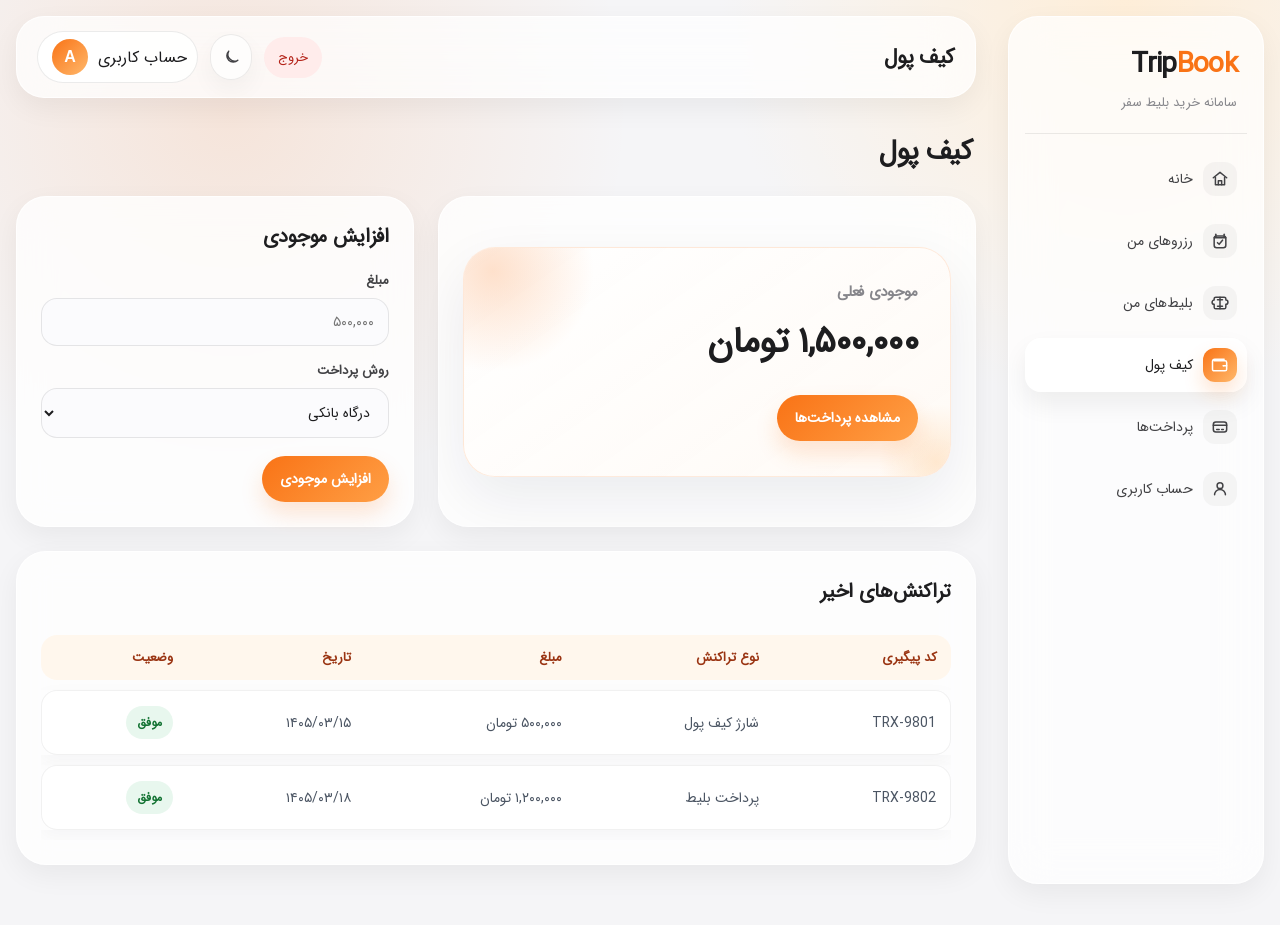
<file: wallet.html>
<!DOCTYPE html>
<html lang="fa" dir="rtl">
<head>
    <meta charset="UTF-8">
    <meta name="viewport" content="width=device-width, initial-scale=1.0">
    <title>Wallet</title>
    <script>
    (function () {
        var theme = localStorage.getItem("tripbook-theme") || "light";
        var html = document.documentElement;

        function applyTheme() {
            var body = document.body;

            if (theme === "dark") {
                html.classList.add("dark-mode");
                if (body) body.classList.add("dark-mode");
            } else {
                html.classList.remove("dark-mode");
                if (body) body.classList.remove("dark-mode");
            }
        }

        if (document.body) {
            applyTheme();
        } else {
            document.addEventListener("DOMContentLoaded", applyTheme);
        }
    })();
</script>
    <link rel="stylesheet" href="style.css">
</head>
<body>
    <div class="app-container">
        <aside class="sidebar">
            <div class="logo">
                <h2>Trip<span>Book</span></h2>
                <p>سامانه خرید بلیط سفر</p>
            </div>

            <nav class="menu">
                <a href="home.html" class=""><span class="menu-icon"><svg class="ui-icon" viewBox="0 0 24 24" aria-hidden="true"><path d="M4 10.5 12 4l8 6.5"/><path d="M6.5 10v9h11v-9"/><path d="M10 19v-5h4v5"/></svg></span><span>خانه</span></a>
                <a href="reservations.html" class=""><span class="menu-icon"><svg class="ui-icon" viewBox="0 0 24 24" aria-hidden="true"><path d="M7 4v3"/><path d="M17 4v3"/><path d="M5 8h14"/><rect x="5" y="6" width="14" height="14" rx="3"/><path d="m9 14 2 2 4-5"/></svg></span><span>رزروهای من</span></a>
                <a href="tickets.html" class=""><span class="menu-icon"><svg class="ui-icon" viewBox="0 0 24 24" aria-hidden="true"><path d="M5 8.5a2.5 2.5 0 0 0 0 5V17a2 2 0 0 0 2 2h10a2 2 0 0 0 2-2v-3.5a2.5 2.5 0 0 0 0-5V7a2 2 0 0 0-2-2H7a2 2 0 0 0-2 2v1.5Z"/><path d="M9 8h6"/><path d="M9 16h6"/><path d="M12 5v14"/></svg></span><span>بلیط‌های من</span></a>
                <a href="wallet.html" class="active"><span class="menu-icon"><svg class="ui-icon" viewBox="0 0 24 24" aria-hidden="true"><path d="M5 7h13a2 2 0 0 1 2 2v8a2 2 0 0 1-2 2H5a2 2 0 0 1-2-2V7.5A2.5 2.5 0 0 1 5.5 5H17"/><path d="M16 13h4"/><path d="M16 13.01v-.01"/></svg></span><span>کیف پول</span></a>
                <a href="payments.html" class=""><span class="menu-icon"><svg class="ui-icon" viewBox="0 0 24 24" aria-hidden="true"><rect x="4" y="6" width="16" height="12" rx="3"/><path d="M4 10h16"/><path d="M8 15h3"/><path d="M14 15h2"/></svg></span><span>پرداخت‌ها</span></a>
                <a href="account.html" class=""><span class="menu-icon"><svg class="ui-icon" viewBox="0 0 24 24" aria-hidden="true"><circle cx="12" cy="8" r="3.5"/><path d="M5.5 19a6.5 6.5 0 0 1 13 0"/></svg></span><span>حساب کاربری</span></a>
            </nav>
        </aside>

        <main class="main-content">
            <header class="navbar">
                <div class="navbar-title">
                    <h1>کیف پول</h1>
                </div>

                <div class="navbar-actions">
                    <a class="logout-link" href="index.html">خروج</a>

                    <button type="button" class="theme-toggle" data-theme-toggle aria-label="تغییر حالت نمایش"><svg class="ui-icon" viewBox="0 0 24 24" aria-hidden="true"><path d="M20 15.5A8.5 8.5 0 0 1 8.5 4 7 7 0 1 0 20 15.5Z"/></svg></button>

                    <a class="account-chip" href="account.html">
                        <span>حساب کاربری</span>
                        <div class="avatar">A</div>
                    </a>
                </div>
            </header>

            <div class="page-content">
                <div class="page-title">
                    <h2>کیف پول</h2>
                </div>

                <div class="two-column">
                    <section class="section wallet-balance-section">
                        <div class="wallet-card">
                            <h3>موجودی فعلی</h3>
                            <p>۱,۵۰۰,۰۰۰ تومان</p>
                            <a href="payments.html" class="btn">مشاهده پرداخت‌ها</a>
                        </div>
                    </section>

                    <section class="section">
                        <h3>افزایش موجودی</h3>

                        <form>
                            <div class="form-group">
                                <label>مبلغ</label>
                                <input type="text" placeholder="۵۰۰,۰۰۰">
                            </div>

                            <div class="form-group" style="margin-top: 14px;">
                                <label>روش پرداخت</label>
                                <select>
                                    <option>درگاه بانکی</option>
                                    <option>کارت بانکی</option>
                                </select>
                            </div>

                            <div class="form-actions">
                                <button type="button">افزایش موجودی</button>
                            </div>
                        </form>
                    </section>
                </div>

                <section class="section">
                    <h3>تراکنش‌های اخیر</h3>

                    <div class="table-wrapper">
                        <table>
                            <thead>
                                <tr>
                                    <th>کد پیگیری</th>
                                    <th>نوع تراکنش</th>
                                    <th>مبلغ</th>
                                    <th>تاریخ</th>
                                    <th>وضعیت</th>
                                </tr>
                            </thead>

                            <tbody>
                                <tr>
                                    <td>TRX-9801</td>
                                    <td>شارژ کیف پول</td>
                                    <td>۵۰۰,۰۰۰ تومان</td>
                                    <td>۱۴۰۵/۰۳/۱۵</td>
                                    <td><span class="badge success">موفق</span></td>
                                </tr>

                                <tr>
                                    <td>TRX-9802</td>
                                    <td>پرداخت بلیط</td>
                                    <td>۱,۲۰۰,۰۰۰ تومان</td>
                                    <td>۱۴۰۵/۰۳/۱۸</td>
                                    <td><span class="badge success">موفق</span></td>
                                </tr>
                            </tbody>
                        </table>
                    </div>
                </section>
            </div>
        </main>
    </div>

    <script src="script.js"></script>
</body>
</html>
</file>
<file: style.css>
@font-face {
        font-family: "IRANSans";
        src: url("fonts/IRANSansWeb.woff") format("woff");
        font-weight: normal;
        font-style: normal;
    }


:root {
    --primary: #f97316;
    --primary-dark: #ea580c;
    --primary-soft: #fff7ed;
    --primary-line: #fed7aa;

    --background: #f5f5f7;
    --surface: rgba(255, 255, 255, 0.78);
    --surface-solid: #ffffff;
    --surface-soft: #fbfbfd;

    --text: #1d1d1f;
    --text-soft: #424245;
    --muted: #86868b;
    --line: rgba(0, 0, 0, 0.08);

    --green-bg: #e8f7ee;
    --green-text: #137333;
    --yellow-bg: #fff4d8;
    --yellow-text: #9a6700;
    --red-bg: #ffe7e7;
    --red-text: #b42318;

    --shadow-soft: 0 18px 48px rgba(0, 0, 0, 0.075);
    --shadow-card: 0 10px 28px rgba(0, 0, 0, 0.055);
    --radius-xl: 30px;
    --radius-lg: 24px;
    --radius-md: 18px;
}

* {
    margin: 0;
    padding: 0;
    box-sizing: border-box;
}

html {
    scroll-behavior: smooth;
    overflow-x: hidden;
}

body {
    min-height: 100vh;
    overflow-x: hidden;
    direction: rtl;
    color: var(--text);
    background:
        radial-gradient(circle at 18% 12%, rgba(249, 115, 22, 0.13), transparent 30%),
        radial-gradient(circle at 88% 0%, rgba(255, 237, 213, 0.9), transparent 28%),
        var(--background);
    font-family: "IRANSans", "Vazirmatn", "Tahoma", sans-serif;
}

a {
    color: inherit;
    text-decoration: none;
}

button,
input,
select {
    font: inherit;
}

button {
    border: 0;
}

.ui-icon {
    width: 20px;
    height: 20px;
    display: block;
    fill: none;
    stroke: currentColor;
    stroke-width: 1.8;
    stroke-linecap: round;
    stroke-linejoin: round;
}

/* Login */
.login-page {
    min-height: 100vh;
    padding: 28px;
    display: grid;
    place-items: center;
}

.login-card {
    width: min(420px, 100%);
    position: relative;
    padding: 34px;
    background: rgba(255, 255, 255, 0.82);
    backdrop-filter: blur(24px);
    border: 1px solid rgba(255, 255, 255, 0.82);
    border-radius: 32px;
    box-shadow: var(--shadow-soft);
    overflow: hidden;
}

.login-card::before {
    content: "";
    width: 180px;
    height: 180px;
    position: absolute;
    top: -84px;
    left: -62px;
    /* background: radial-gradient(circle, rgb(24, 26, 33), transparent 68%); */
    border-radius: 50%;
}


.login-mark {
    width: 64px;
    height: 64px;
    position: relative;
    z-index: 1;
    margin: 0 auto 24px;
    display: grid;
    place-items: center;
    color: var(--primary-dark);
    background:
        linear-gradient(145deg, rgba(255, 255, 255, 0.96), rgba(255, 247, 237, 0.95));
    border: 1px solid rgba(249, 115, 22, 0.18);
    border-radius: 22px;
    box-shadow: 0 16px 34px rgba(249, 115, 22, 0.16), inset 0 1px 0 rgba(255, 255, 255, 0) !important;
}

.login-mark .ui-icon {
    width: 30px;
    height: 30px;
    stroke-width: 1.65;
}

.login-card h1 {
    position: relative;
    z-index: 1;
    margin-bottom: 8px;
    text-align: center;
    font-size: 28px;
    letter-spacing: -0.6px;
}

.login-card p {
    position: relative;
    z-index: 1;
    margin-bottom: 26px;
    text-align: center;
    color: var(--muted);
    line-height: 1.9;
}

.login-card .btn {
    width: 100%;
    margin-top: 32px;
}

.login-mini {
    margin-top: 18px;
    color: var(--muted);
    font-size: 13px;
    text-align: center;
}

/* Layout */
.app-container {
    width: 100%;
    max-width: 100vw;
    display: flex;
    min-height: 100vh;
    overflow-x: hidden;
}

.sidebar {
    width: 256px;
    height: calc(100vh - 32px);
    position: fixed;
    top: 16px;
    right: 16px;
    padding: 16px;
    overflow-y: auto;
    background: rgba(255, 255, 255, 0.72);
    backdrop-filter: blur(22px);
    border: 1px solid rgba(255, 255, 255, 0.78);
    border-radius: 30px;
    box-shadow: var(--shadow-card);
}

.logo {
    margin-bottom: 18px;
    padding: 10px 10px 20px;
    border-bottom: 1px solid var(--line);
}

.logo h2 {
    margin-bottom: 5px;
    color: var(--text);
    font-size: 28px;
    font-weight: 900;
    letter-spacing: -0.7px;
}

.logo h2 span {
    color: var(--primary);
}

.logo p {
    color: var(--muted);
    font-size: 13px;
}

.menu {
    display: flex;
    flex-direction: column;
    gap: 8px;
}

.menu a {
    padding: 10px;
    display: flex;
    align-items: center;
    gap: 10px;
    color: var(--text-soft);
    border-radius: 16px;
    font-size: 14px;
    transition: 0.2s ease;
}

.menu-icon {
    width: 34px;
    height: 34px;
    display: grid;
    place-items: center;
    color: var(--text-soft);
    background: rgba(0, 0, 0, 0.035);
    border-radius: 12px;
    transition: 0.2s ease;
}

.menu a:hover {
    color: var(--primary-dark);
    background: rgba(249, 115, 22, 0.07);
}

.menu a:hover .menu-icon {
    color: var(--primary-dark);
    background: var(--primary-soft);
}

.menu a.active {
    color: var(--text);
    background: rgba(255, 255, 255, 0.88);
    box-shadow: 0 12px 26px rgba(0, 0, 0, 0.065);
}

.menu a.active .menu-icon {
    color: white;
    background: linear-gradient(135deg, var(--primary), #ffb86b);
    box-shadow: 0 10px 20px rgba(249, 115, 22, 0.2);
}

.main-content {
    width: calc(100% - 288px);
    max-width: calc(100vw - 288px);
    min-height: 100vh;
    margin-right: 288px;
    overflow-x: hidden;
}

.navbar {
    min-height: 78px;
    position: sticky;
    top: 0;
    z-index: 10;
    margin: 16px 16px 0;
    padding: 14px 20px;
    display: flex;
    align-items: center;
    justify-content: space-between;
    background: rgba(255, 255, 255, 0.72);
    backdrop-filter: blur(22px);
    border: 1px solid rgba(255, 255, 255, 0.78);
    border-radius: 28px;
    box-shadow: var(--shadow-card);
}

.navbar-title h1 {
    font-size: 21px;
    letter-spacing: -0.35px;
}

.navbar-actions {
    display: flex;
    align-items: center;
    gap: 12px;
}

.logout-link {
    padding: 10px 14px;
    color: #b42318;
    background: rgba(255, 231, 231, 0.75);
    border-radius: 999px;
    font-size: 13px;
}

.account-chip {
    padding: 7px 10px 7px 14px;
    display: flex;
    align-items: center;
    gap: 10px;
    color: var(--text);
    background: rgba(255, 255, 255, 0.88);
    border: 1px solid var(--line);
    border-radius: 999px;
    transition: 0.2s ease;
}

.account-chip:hover {
    transform: translateY(-1px);
    border-color: var(--primary-line);
    box-shadow: 0 12px 24px rgba(0, 0, 0, 0.055);
}

.avatar {
    width: 36px;
    height: 36px;
    display: grid;
    place-items: center;
    color: white;
    background: linear-gradient(135deg, var(--primary), #ffb86b);
    border-radius: 50%;
    font-family: Arial, sans-serif;
    font-weight: bold;
}

.page-content {
    width: 100%;
    max-width: 100%;
    padding: 24px 16px 36px;
    overflow-x: hidden;
}

.page-title {
    margin: 8px 4px 22px;
}

.page-title h2 {
    font-size: 28px;
    letter-spacing: -0.6px;
}

.section {
    max-width: 100%;
    margin-bottom: 24px;
    padding: 24px;
    background: var(--surface);
    backdrop-filter: blur(18px);
    border: 1px solid rgba(255, 255, 255, 0.72);
    border-radius: var(--radius-xl);
    box-shadow: var(--shadow-card);
}

.section h3 {
    margin-bottom: 18px;
    font-size: 20px;
    letter-spacing: -0.3px;
}

/* Home */
.hero-search {
    position: relative;
    padding: 34px;
    overflow: visible;
    color: var(--text);
    background:
        linear-gradient(145deg, rgba(255, 255, 255, 0.88), rgba(255, 247, 237, 0.86)),
        radial-gradient(circle at 0% 0%, rgba(249, 115, 22, 0.25), transparent 34%);
    backdrop-filter: blur(18px);
    border: 1px solid rgba(255, 255, 255, 0.78);
    border-radius: 32px;
    box-shadow: var(--shadow-soft);
}

.hero-search::after {
    content: "";
    width: 180px;
    height: 180px;
    position: absolute;
    left: -64px;
    bottom: -72px;
    background: radial-gradient(circle, rgba(249, 115, 22, 0.16), transparent 70%);
    border-radius: 50%;
}

.hero-kicker {
    width: fit-content;
    margin-bottom: 12px;
    padding: 7px 12px;
    color: var(--primary-dark);
    background: rgba(255, 247, 237, 0.9);
    border: 1px solid var(--primary-line);
    border-radius: 999px;
    font-size: 12px;
    font-weight: 800;
}

.hero-search h2 {
    position: relative;
    z-index: 1;
    margin-bottom: 8px;
    font-size: 34px;
    font-weight: 900;
    letter-spacing: -0.8px;
}

.hero-subtitle {
    position: relative;
    z-index: 1;
    color: var(--muted);
    font-size: 14px;
}

.search-box {
    position: relative;
    z-index: 60;
    margin-top: 26px;
    padding: 18px;
    background: rgba(255, 255, 255, 0.92);
    border: 1px solid rgba(0, 0, 0, 0.055);
    border-radius: 26px;
    box-shadow: 0 18px 34px rgba(0, 0, 0, 0.055);
}

.search-form {
    display: grid;
    grid-template-columns: repeat(4, 1fr) auto auto;
    gap: 12px;
    align-items: end;
}

.quick-grid {
    display: grid;
    grid-template-columns: repeat(4, 1fr);
    gap: 18px;
}

.quick-card {
    min-height: 136px;
    padding: 18px;
    display: flex;
    flex-direction: column;
    justify-content: space-between;
    background: rgba(255, 255, 255, 0.82);
    border: 1px solid rgba(0, 0, 0, 0.06);
    border-radius: 28px;
    box-shadow: 0 8px 22px rgba(0, 0, 0, 0.035);
    transition: 0.2s ease;
}

.quick-card:hover {
    transform: translateY(-4px);
    border-color: var(--primary-line);
    box-shadow: 0 18px 38px rgba(0, 0, 0, 0.07);
}

.quick-icon {
    width: 42px;
    height: 42px;
    margin-bottom: 16px;
    display: grid;
    place-items: center;
    color: var(--primary-dark);
    background: var(--primary-soft);
    border: 1px solid var(--primary-line);
    border-radius: 15px;
}

.quick-card h3 {
    margin-bottom: 8px;
    font-size: 18px;
    letter-spacing: -0.25px;
}

.quick-card p {
    color: var(--muted);
    font-size: 14px;
    line-height: 1.8;
}

/* Forms */
.form-grid {
    display: grid;
    grid-template-columns: repeat(2, 1fr);
    gap: 18px;
}

.form-grid-3 {
    display: grid;
    grid-template-columns: repeat(3, 1fr);
    gap: 18px;
}

.form-group {
    position: relative;
    display: flex;
    flex-direction: column;
    gap: 7px;
}

.form-group label {
    color: var(--text-soft);
    font-size: 13px;
    font-weight: 800;
}

input,
select {
    width: 100%;
    min-height: 46px;
    padding: 12px 14px;
    color: var(--text);
    background: var(--surface-soft);
    border: 1px solid rgba(0, 0, 0, 0.09);
    border-radius: 16px;
    outline: none;
    font-size: 14px;
    direction: rtl;
    transition: 0.18s ease;
    /* text-align: left; */
}

input:hover,
select:hover {
    border-color: var(--primary-line);
}

input:focus,
select:focus {
    background: white;
    border-color: var(--primary);
    box-shadow: 0 0 0 4px rgba(249, 115, 22, 0.11);
}

.btn,
button {
    min-height: 46px;
    padding: 12px 18px;
    display: inline-flex;
    align-items: center;
    justify-content: center;
    gap: 8px;
    color: white;
    background: linear-gradient(135deg, var(--primary), #ff9f45);
    border: 0;
    border-radius: 999px;
    cursor: pointer;
    font-size: 14px;
    font-weight: 800;
    white-space: nowrap;
    transition: 0.2s ease;
    box-shadow: 0 12px 22px rgba(249, 115, 22, 0.18);
}

.btn:hover,
button:hover {
    transform: translateY(-2px);
    background: linear-gradient(135deg, var(--primary-dark), var(--primary));
    box-shadow: 0 16px 26px rgba(249, 115, 22, 0.24);
}

.btn-secondary {
    color: var(--primary-dark);
    background: rgba(255, 247, 237, 0.95);
    border: 1px solid var(--primary-line);
    box-shadow: none;
}

.btn-secondary:hover {
    color: var(--primary-dark);
    background: #ffedd5;
    box-shadow: none;
}

.btn-danger {
    background: #ef4444;
    box-shadow: 0 10px 20px rgba(239, 68, 68, 0.16);
}

.btn-danger:hover {
    background: #dc2626;
    box-shadow: 0 12px 24px rgba(239, 68, 68, 0.22);
}

.btn-small {
    min-height: 36px;
    padding: 8px 12px;
    border-radius: 999px;
    font-size: 13px;
}

.reserve-button {
    min-height: 42px;
    padding: 10px 18px;
    background: linear-gradient(135deg, var(--primary), #ff9f45);
    border-radius: 14px;
    box-shadow: 0 12px 22px rgba(249, 115, 22, 0.18);
}

.reserve-button:hover {
    background: linear-gradient(135deg, var(--primary-dark), var(--primary));
    box-shadow: 0 16px 26px rgba(249, 115, 22, 0.24);
}

.form-actions {
    display: flex;
    flex-wrap: wrap;
    gap: 12px;
    margin-top: 18px;
}

/* Calendar */
.calendar-popup {
    width: 312px;
    position: absolute;
    top: calc(100% + 8px);
    right: 0;
    z-index: 999;
    display: none;
    padding: 16px;
    background: white;
    border: 1px solid var(--line);
    border-radius: 22px;
    box-shadow: var(--shadow-soft);
}

.calendar-popup.show {
    display: block;
}

.calendar-head {
    display: flex;
    justify-content: space-between;
    align-items: center;
    margin-bottom: 14px;
}

.calendar-head strong {
    color: var(--primary-dark);
    font-size: 14px;
}

.calendar-grid {
    display: grid;
    grid-template-columns: repeat(7, 1fr);
    gap: 7px;
    text-align: center;
}

.calendar-day-name {
    padding-bottom: 4px;
    color: var(--muted);
    font-size: 12px;
}

.calendar-day {
    padding: 8px 0;
    background: #f6f6f8;
    border-radius: 12px;
    cursor: pointer;
    font-size: 13px;
    transition: 0.18s ease;
}

.calendar-day:hover {
    color: white;
    background: var(--primary);
}

.calendar-empty {
    height: 31px;
}

/* Cards */
.trip-list {
    display: flex;
    flex-direction: column;
    gap: 16px;
}

.trip-card {
    padding: 18px;
    display: flex;
    align-items: center;
    justify-content: space-between;
    gap: 18px;
    background: rgba(255, 255, 255, 0.86);
    border: 1px solid rgba(0, 0, 0, 0.06);
    border-radius: 24px;
    transition: 0.2s ease;
    box-shadow: 0 0px 9px rgba(176, 174, 174, 0.25) !important;
}

.trip-card:hover {
    transform: translateY(-2px);
    border-color: var(--primary-line);
    box-shadow: 0 0px 12px rgba(244, 153, 63, 0.181) !important;
}

.trip-card h3 {
    margin-bottom: 8px;
    font-size: 18px;
}

.trip-card p {
    margin-bottom: 5px;
    color: var(--muted);
    line-height: 1.7;
}

.trip-action {
    min-width: 280px;
    display: flex;
    flex-direction: row;
    align-items: center;
    justify-content: flex-end;
    gap: 14px;
}

.trip-action strong {
    color: var(--text);
    font-size: 18px;
    font-weight: 900;
    white-space: nowrap;
}

.empty-result {
    padding: 18px;
    color: var(--muted);
    background: rgba(255, 255, 255, 0.76);
    border: 1px dashed rgba(0, 0, 0, 0.16);
    border-radius: 18px;
}

/* Tables */
.table-wrapper {
    width: 100%;
    max-width: 100%;
    overflow-x: auto;
    overflow-y: hidden;
}

table {
    width: 100%;
    min-width: 760px;
    border-collapse: separate;
    border-spacing: 0 10px;
}

thead th {
    padding: 12px 14px;
    color: #9a3412;
    background: var(--primary-soft);
    font-size: 13px;
    text-align: right;
}

thead th:first-child {
    border-radius: 0 16px 16px 0;
}

thead th:last-child {
    border-radius: 16px 0 0 16px;
}

tbody tr {
    background: rgba(255, 255, 255, 0.9);
    box-shadow: 0 6px 18px rgba(0, 0, 0, 0.035);
}

td {
    padding: 15px 14px;
    color: #4b5563;
    border-top: 1px solid rgba(0, 0, 0, 0.055);
    border-bottom: 1px solid rgba(0, 0, 0, 0.055);
    font-size: 14px;
}

td:first-child {
    border-right: 1px solid rgba(0, 0, 0, 0.055);
    border-radius: 0 16px 16px 0;
}

td:last-child {
    border-left: 1px solid rgba(0, 0, 0, 0.055);
    border-radius: 16px 0 0 16px;
}

.badge {
    display: inline-block;
    padding: 7px 11px;
    border-radius: 999px;
    font-size: 12px;
    font-weight: 800;
}

.success {
    color: var(--green-text);
    background: var(--green-bg);
}

.pending {
    color: var(--yellow-text);
    background: var(--yellow-bg);
}

.cancelled,
.failed {
    color: var(--red-text);
    background: var(--red-bg);
}

/* Wallet and info */
.wallet-balance-section {
    display: flex;
    align-items: center;
    justify-content: center;
}

.wallet-card {
    width: min(520px, 100%);
    min-height: 230px;
    position: relative;
    overflow: hidden;
    padding: 32px;
    color: var(--text);
    background:
        linear-gradient(145deg, rgba(255, 255, 255, 0.98), rgba(255, 250, 245, 0.94));
    border: 1px solid rgba(249, 115, 22, 0.14);
    border-radius: 32px;
    box-shadow: 0 22px 56px rgba(15, 23, 42, 0.075);
}

.wallet-card::before {
    content: "";
    width: 210px;
    height: 210px;
    position: absolute;
    left: -76px;
    top: -82px;
    background: radial-gradient(circle, rgba(249, 115, 22, 0.22), transparent 68%);
    border-radius: 999px;
}

.wallet-card::after {
    content: "";
    width: 120px;
    height: 120px;
    position: absolute;
    right: -46px;
    bottom: -46px;
    background: radial-gradient(circle, rgba(255, 184, 107, 0.28), transparent 68%);
    border-radius: 999px;
}

.wallet-card h3 {
    position: relative;
    z-index: 1;
    margin-bottom: 10px;
    color: var(--muted);
    font-size: 15px;
}

.wallet-card p {
    position: relative;
    z-index: 1;
    margin-bottom: 24px;
    font-size: 36px;
    font-weight: 900;
    letter-spacing: -0.7px;
}

.wallet-card .btn {
    position: relative;
    z-index: 1;
}

.info-grid {
    display: grid;
    grid-template-columns: repeat(3, 1fr);
    gap: 18px;
}

.info-card {
    padding: 20px;
    background: rgba(255, 255, 255, 0.82);
    border: 1px solid rgba(0, 0, 0, 0.06);
    border-radius: 24px;
    transition: 0.2s ease;
}

.info-card:hover {
    transform: translateY(-2px);
    border-color: var(--primary-line);
}

.info-card h4 {
    margin-bottom: 8px;
    color: var(--muted);
    font-size: 14px;
}

.info-card p {
    font-size: 19px;
    font-weight: 900;
}

.two-column {
    display: grid;
    grid-template-columns: 1.15fr 0.85fr;
    gap: 24px;
}

/* Responsive */
@media (max-width: 1120px) {
    .search-form {
        grid-template-columns: repeat(2, 1fr);
    }

    .quick-grid,
    .info-grid {
        grid-template-columns: repeat(2, 1fr);
    }

    .two-column {
        grid-template-columns: 1fr;
    }
}

@media (max-width: 820px) {
    .sidebar {
        width: calc(100% - 32px);
        height: auto;
        position: static;
        margin: 16px;
    }

    .app-container {
        flex-direction: column;
    }

    .main-content {
        width: 100%;
        max-width: 100vw;
        margin-right: 0;
    }

    .navbar {
        position: static;
        margin-top: 0;
        align-items: flex-start;
        flex-direction: column;
        gap: 14px;
    }

    .navbar-actions {
        width: 100%;
        justify-content: space-between;
    }

    .page-content {
        padding: 16px;
    }

    .hero-search {
        padding: 24px;
    }

    .search-form,
    .form-grid,
    .form-grid-3,
    .quick-grid,
    .info-grid {
        grid-template-columns: 1fr;
    }

    .trip-card {
        align-items: flex-start;
        flex-direction: column;
    }

    .trip-action {
        width: 100%;
        min-width: 0;
        justify-content: space-between;
    }
}


.logout-account {
    margin-right: auto;
    color: white;
    background: linear-gradient(135deg, #ef4444, #dc2626);
    box-shadow: 0 12px 22px rgba(239, 68, 68, 0.18);
}

.logout-account:hover {
    background: linear-gradient(135deg, #dc2626, #b91c1c);
    box-shadow: 0 16px 26px rgba(239, 68, 68, 0.24);
}

/* V7 refinements */
.login-page {
    position: relative;
    overflow: hidden;
    background:
        radial-gradient(circle at 18% 18%, rgba(249, 115, 22, 0.16), transparent 30%),
        radial-gradient(circle at 84% 22%, rgba(255, 203, 139, 0.26), transparent 28%),
        radial-gradient(circle at 50% 105%, rgba(249, 115, 22, 0.12), transparent 34%),
        linear-gradient(135deg, #fbfbfd 0%, #fff7ed 48%, #f5f5f7 100%);
}

.login-page::before,
.login-page::after {
    content: "";
    position: absolute;
    border-radius: 999px;
    pointer-events: none;
}

.login-page::before {
    width: 380px;
    height: 380px;
    right: -120px;
    top: -110px;
    background: radial-gradient(circle, rgba(255, 255, 255, 0), transparent 68%) !important;
    filter: blur(2px);
}

.login-page::after {
    width: 520px;
    height: 520px;
    left: -180px;
    bottom: -210px;
    /* background: radial-gradient(circle, rgb(23, 24, 29), transparent 68%); */
}

.login-card {
    z-index: 1;
    background: rgba(255, 255, 255, 0.74);
    border: 1px solid rgba(255, 255, 255, 0.95);
    box-shadow:
        0 24px 70px rgba(0, 0, 0, 0.08),
        inset 0 1px 0 rgba(255, 255, 255, 0.85);
}

.login-card form {
    margin-top: 24px;
}

.login-mark {
    background:
        linear-gradient(145deg, rgba(255, 255, 255, 0.98), rgba(255, 247, 237, 0.96));
    box-shadow:
        0 16px 34px rgba(249, 115, 22, 0.16),
        inset 0 1px 0 rgba(255, 255, 255, 0.92);
}

.calendar-popup {
    position: fixed;
    top: auto;
    right: auto;
    left: auto;
    z-index: 2147483647;
}

.reserve-button {
    min-height: 50px;
    padding: 10px 18px;
    color: white;
    background: var(--primary);
    border-radius: 16px;
    box-shadow: 0 10px 20px rgba(249, 115, 22, 0.18);
    font-weight: 800;
}

.reserve-button:hover {
    background: linear-gradient(135deg, var(--primary-dark), var(--primary));
    box-shadow: 0 14px 24px rgba(249, 115, 22, 0.22);
}

.logout-account {
    display: inline-flex;
    align-items: center;
    justify-content: center;
    gap: 8px;
}

.logout-account .ui-icon {
    width: 18px;
    height: 18px;
}



/* Theme toggle */
.theme-toggle {
    width: 42px;
    height: 42px;
    padding: 0;
    display: inline-flex;
    align-items: center;
    justify-content: center;
    color: var(--text-soft);
    background: rgba(255, 255, 255, 0.64);
    border: 1px solid var(--line);
    border-radius: 999px;
    box-shadow: 0 10px 24px rgba(0, 0, 0, 0.045);
}

.theme-toggle:hover {
    color: var(--primary-dark);
    background: var(--surface-solid);
    transform: translateY(-1px);
}

.theme-toggle .ui-icon {
    width: 19px;
    height: 19px;
}

.theme-toggle span {
    display: none;
}

.login-card .theme-toggle {
    width: 38px;
    height: 38px;
    position: absolute;
    top: 18px;
    left: 18px;
    z-index: 2;
    padding: 0;
}

/* Dark mode */
body.dark-mode {
    --primary: #ff8a1f;
    --primary-dark: #ff9f43;
    --primary-soft: rgba(255, 138, 31, 0.12);
    --primary-line: rgba(255, 138, 31, 0.26);

    --background: #0f1115;
    --surface: rgba(28, 30, 36, 0.78);
    --surface-solid: #181b21;
    --surface-soft: #14171d;

    --text: #f5f5f7;
    --text-soft: #d7d7dd;
    --muted: #a2a2aa;
    --line: rgba(255, 255, 255, 0.10);

    --green-bg: rgba(34, 197, 94, 0.13);
    --green-text: #86efac;
    --yellow-bg: rgba(245, 158, 11, 0.14);
    --yellow-text: #fcd34d;
    --red-bg: rgba(239, 68, 68, 0.14);
    --red-text: #fca5a5;

    --shadow-soft: 0 22px 70px rgba(0, 0, 0, 0.34);
    --shadow-card: 0 16px 34px rgba(0, 0, 0, 0.26);

    background:
        radial-gradient(circle at 18% 12%, rgba(249, 115, 22, 0.16), transparent 30%),
        radial-gradient(circle at 88% 0%, rgba(255, 138, 31, 0.10), transparent 30%),
        var(--background);
}

body.dark-mode .login-page {
    background:
        radial-gradient(circle at 18% 18%, rgba(255, 138, 31, 0.17), transparent 32%),
        radial-gradient(circle at 84% 22%, rgba(255, 203, 139, 0.08), transparent 30%),
        radial-gradient(circle at 50% 105%, rgba(255, 138, 31, 0.12), transparent 36%),
        linear-gradient(135deg, #0f1115 0%, #171a20 52%, #0d0f13 100%);
}

body.dark-mode .login-card,
body.dark-mode .sidebar,
body.dark-mode .navbar,
body.dark-mode .section,
body.dark-mode .quick-card,
body.dark-mode .trip-card,
body.dark-mode .info-card {
    background: rgba(24, 27, 33, 0.76);
    border-color: var(--line);
    box-shadow: var(--shadow-card);
}

body.dark-mode .login-card {
    background: rgba(24, 27, 33, 0.72);
    box-shadow:
        0 28px 78px rgba(0, 0, 0, 0.38),
        inset 0 1px 0 rgba(255, 255, 255, 0.06);
}

body.dark-mode .login-mark,
body.dark-mode .theme-toggle,
body.dark-mode .account-chip,
body.dark-mode .search-box {
    background: rgba(23, 25, 30, 0.61);
    border-color: var(--line);
}

body.dark-mode .account-chip {
    color: var(--text-soft);
}

body.dark-mode .logo h2,
body.dark-mode .hero-subtitle,
body.dark-mode .quick-card:hover h3 {
    color: var(--primary-dark);
}

body.dark-mode .menu a {
    color: var(--text-soft);
}

body.dark-mode .menu a:hover {
    color: var(--primary-dark);
    background: rgba(255, 138, 31, 0.12);
}

body.dark-mode .menu a.active {
    color: #111827;
    background: linear-gradient(135deg, #ff9f43, #ff7a1a);
}

body.dark-mode .navbar {
    background: rgba(15, 17, 21, 0.72);
    backdrop-filter: blur(18px);
}

body.dark-mode input,
body.dark-mode select {
    color: var(--text);
    background: rgba(255, 255, 255, 0.06);
    border-color: var(--line);
}

body.dark-mode input::placeholder {
    color: rgba(245, 245, 247, 0.42);
}

body.dark-mode .hero-search {
    background:
        radial-gradient(circle at 12% 18%, rgba(255, 255, 255, 0.08), transparent 30%),
        linear-gradient(135deg, #1c1f26 0%, #1a1d23 46%, rgba(255, 138, 31, 0.18) 100%);
    border: 1px solid var(--line);
    box-shadow: var(--shadow-soft);
}

body.dark-mode .quick-icon,
body.dark-mode .menu-icon {
    background: rgba(255, 138, 31, 0.12);
    color: var(--primary-dark);
}

body.dark-mode .table-wrapper,
body.dark-mode table {
    color: var(--text);
}

body.dark-mode thead {
    background: rgba(255, 138, 31, 0.10);
}

body.dark-mode th {
    color: #ffb86b;
}

body.dark-mode td {
    color: var(--text-soft);
}

body.dark-mode tbody tr:hover {
    background: rgba(255, 255, 255, 0.035);
}


body.dark-mode thead th {
    color: #ffb86b;
    background: rgba(255, 138, 31, 0.13);
}

body.dark-mode tbody tr {
    background: rgba(255, 255, 255, 0.055);
    box-shadow: 0 8px 22px rgba(0, 0, 0, 0.18);
}

body.dark-mode td {
    color: var(--text-soft);
    border-top-color: rgba(255, 255, 255, 0.075);
    border-bottom-color: rgba(255, 255, 255, 0.075);
}

body.dark-mode td:first-child {
    border-right-color: rgba(255, 255, 255, 0.075);
}

body.dark-mode td:last-child {
    border-left-color: rgba(255, 255, 255, 0.075);
}

body.dark-mode .empty-result {
    color: var(--muted);
    background: rgba(255, 255, 255, 0.055);
    border-color: rgba(255, 255, 255, 0.14);
}

body.dark-mode .wallet-card {
    color: var(--text);
    background:
        radial-gradient(circle at 12% 0%, rgba(255, 138, 31, 0.20), transparent 36%),
        linear-gradient(145deg, rgba(24, 27, 33, 0.96), rgba(31, 35, 43, 0.92));
    border-color: var(--primary-line);
    box-shadow: var(--shadow-soft);
}

body.dark-mode .wallet-card h3 {
    color: var(--muted);
}

body.dark-mode .wallet-card .btn {
    color: #111827;
    background: linear-gradient(135deg, #ffb86b, #ff8a1f);
}

body.dark-mode .calendar-popup {
    color: var(--text);
    background: rgba(24, 27, 33, 0.96);
    border-color: var(--line);
    box-shadow: 0 26px 70px rgba(0, 0, 0, 0.45);
}

body.dark-mode .calendar-day {
    color: var(--text-soft);
    background: rgba(255, 255, 255, 0.06);
}

body.dark-mode .calendar-day:hover {
    color: #111827;
    background: var(--primary-dark);
}

body.dark-mode .btn-secondary {
    color: var(--primary-dark);
    background: rgba(255, 138, 31, 0.10);
    border-color: var(--primary-line);
}

body.dark-mode .theme-toggle {
    color: var(--text-soft);
}

body.dark-mode .theme-toggle:hover {
    color: var(--primary-dark);
    background: rgba(255, 255, 255, 0.09);
}


/* Login / Sign in links */
.ltr-input {
    direction: ltr;
    text-align: left;
}

.login-link {
    display: block;
    margin-top: 16px;
    color: var(--primary-dark);
    text-align: center;
    font-size: 13px;
    font-weight: 800;
    transition: 0.18s ease;
}

.login-link:hover {
    color: var(--primary);
    transform: translateY(-1px);
}

.signup-text {
    margin: 8px 0 18px;
}
</file>
